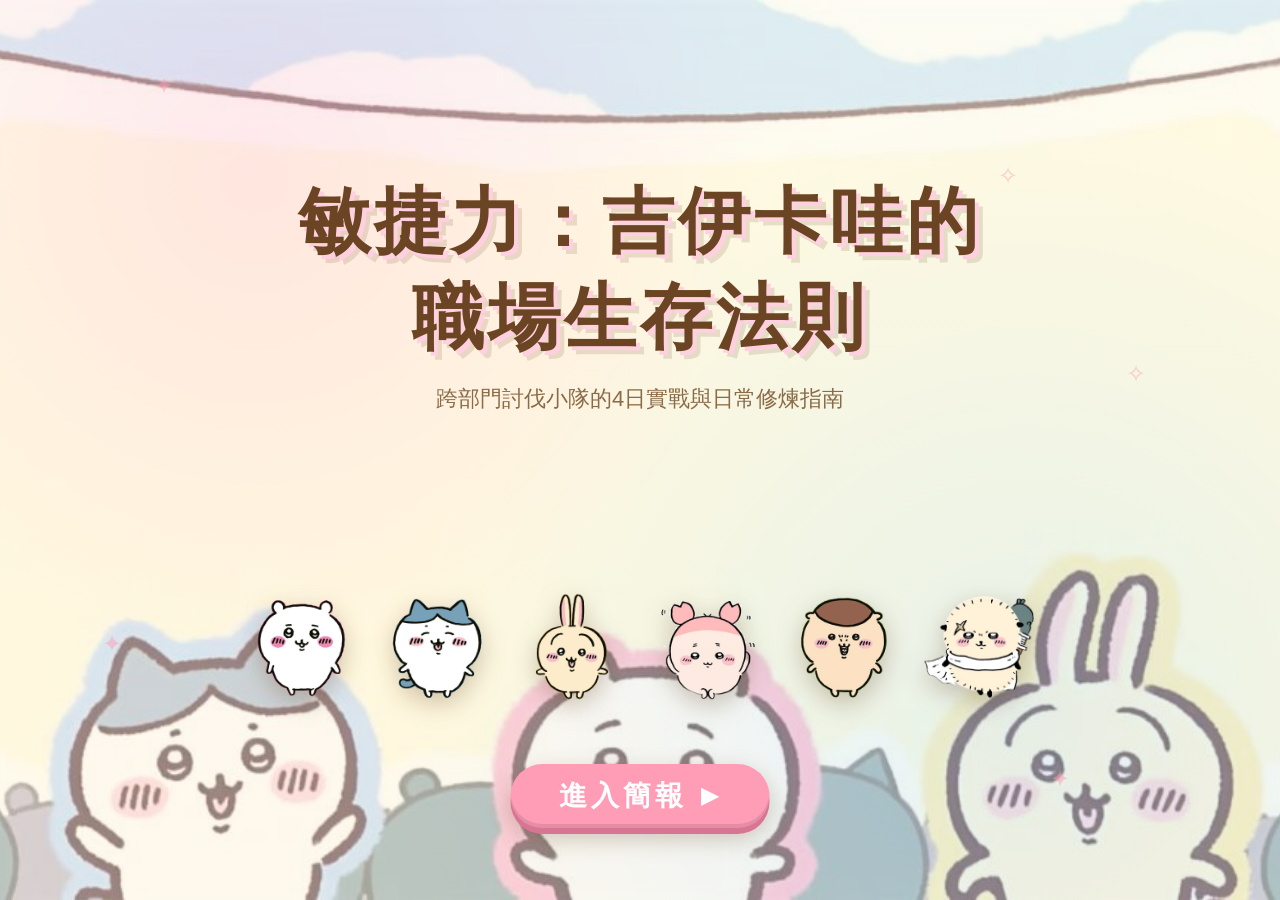
<file: index.html>
<!DOCTYPE html>
<html lang="zh-Hant">
<head>
<meta charset="UTF-8">
<meta name="viewport" content="width=device-width,initial-scale=1">
<title>敏捷力：吉伊卡哇的職場生存法則</title>
<link rel="stylesheet" href="assets/css/style.css?v=11">
<meta http-equiv="Cache-Control" content="no-cache, no-store, must-revalidate">
<meta http-equiv="Pragma" content="no-cache">
<meta http-equiv="Expires" content="0">
</head>
<body>

<!-- ============ Scene 1: Title ============ -->
<section id="scene-title" class="scene">
  <div class="title-bg">
    <img alt="" class="bg-image" id="welcome-bg">
    <div class="bg-deco">
      <span class="deco">✦</span><span class="deco">✧</span>
      <span class="deco">✦</span><span class="deco">✧</span>
      <span class="deco">✦</span>
    </div>
  </div>

  <div class="title-center">
    <div class="title-subtitle" id="t-subtitle"></div>
    <h1 class="title-main" id="t-title"></h1>
    <div class="title-tagline" id="t-tagline"></div>
  </div>

  <div class="title-characters">
    <img class="char-float c1" src="assets/images/characters/chiikawa.png" alt="" onerror="this.src='assets/images/placeholder.svg'">
    <img class="char-float c2" src="assets/images/characters/hachi.png" alt="" onerror="this.src='assets/images/placeholder.svg'">
    <img class="char-float c3" src="assets/images/characters/usagi.png" alt="" onerror="this.src='assets/images/placeholder.svg'">
    <img class="char-float c4" src="assets/images/characters/kobun.png" alt="" onerror="this.src='assets/images/placeholder.svg'">
    <img class="char-float c5" src="assets/images/characters/kuri.png" alt="" onerror="this.src='assets/images/placeholder.svg'">
    <img class="char-float c6" src="assets/images/characters/rakko.png" alt="" onerror="this.src='assets/images/placeholder.svg'">
  </div>

  <div class="title-btns" id="title-btns">
    <button class="bgm-btn" hidden title="音樂開關">♪</button>
    <button id="enter-btn" class="enter-btn">
      <span class="enter-btn-text"></span>
      <span class="enter-btn-arrow">▶</span>
    </button>
  </div>

  <div class="hint-bar" id="title-hint"></div>
</section>

<!-- ============ Scene 2: Map ============ -->
<section id="scene-map" class="scene">
  <header class="map-header">
    <h2 class="map-title" id="map-title"></h2>
    <div class="map-hint" id="map-hint"></div>
    <div class="map-progress">
      <span class="progress-label"><span id="progress-num">0</span> / <span id="progress-total">7</span></span>
      <div class="stamp-row" id="stamp-row"></div>
      <button class="reset-btn" id="reset-btn" title="重置進度"></button>
      <button class="bgm-btn" id="bgm-btn" hidden title="音樂開關">♪</button>
    </div>
  </header>

  <div class="map-wrap">
    <img alt="" class="map-bg" id="map-bg">
    <div class="map-inner" id="map-inner">
      <!-- 虛線路徑 SVG -->
      <svg class="map-paths" viewBox="0 0 100 100" preserveAspectRatio="none" id="map-paths"></svg>
      <!-- 地標會由 JS 插入 -->
    </div>
  </div>

  <!-- 全部完成慶祝層 -->
  <div class="all-clear" id="all-clear" hidden>
    <div class="all-clear-inner">
      <div class="fireworks">
        <span>✦</span><span>✧</span><span>★</span><span>✦</span><span>✧</span>
      </div>
      <h2 id="all-clear-title"></h2>
      <p id="all-clear-text"></p>
      <button class="btn primary" id="all-clear-close">再看一次</button>
    </div>
  </div>

  <!-- 重置進度確認層 -->
  <div class="all-clear" id="reset-confirm" hidden>
    <div class="all-clear-inner">
      <div class="fireworks">
        <span>✦</span><span>✧</span><span>★</span><span>✦</span><span>✧</span>
      </div>
      <h2 id="reset-confirm-title"></h2>
      <p id="reset-confirm-text"></p>
      <div class="reset-confirm-btns">
        <button class="btn primary" id="reset-confirm-ok">確定</button>
        <button class="btn" id="reset-confirm-cancel">取消</button>
      </div>
    </div>
  </div>
</section>

<!-- ============ Scene 3: Slide ============ -->
<section id="scene-slide" class="scene">
  <header class="slide-hud">
    <button class="btn hud-btn" id="slide-prev">◀ <span class="lbl-prev"></span></button>
    <button class="btn hud-btn" id="slide-map">🗺 <span class="lbl-map"></span></button>
    <div class="hud-center">
      <span class="hud-title" id="hud-title"></span>
      <span class="hud-count"><span id="hud-cur">1</span>/<span id="hud-total">7</span></span>
      <div class="hud-bar" id="hud-bar"></div>
    </div>
    <button class="btn hud-btn" id="slide-next"><span class="lbl-next"></span> ▶</button>
  </header>

  <div class="slide-body">
    <!-- 左側：角色立繪 -->
    <div class="slide-left" id="slide-left">
      <div class="stage" id="stage-characters"></div>
      <div class="char-info" id="char-info"></div>
    </div>

    <!-- 右側：重點 + 對話框 -->
    <div class="slide-right">
      <div class="slide-heading">
        <span class="slide-badge" id="slide-badge"></span>
        <h2 class="slide-title" id="slide-title"></h2>
      </div>
      <ul class="slide-points" id="slide-points"></ul>

      <div class="dialogue-box" id="dialogue-box">
        <div class="dialogue-speaker" id="dialogue-speaker"></div>
        <div class="dialogue-text" id="dialogue-text"></div>
        <div class="dialogue-next" id="dialogue-next">▼</div>
        <div class="dialogue-end" id="dialogue-end"></div>
      </div>
    </div>
  </div>

  <footer class="slide-footer">
    <button class="btn" id="foot-prev">◀ <span class="lbl-prev"></span></button>
    <button class="btn" id="foot-map">🗺 <span class="lbl-map"></span></button>
    <button class="btn primary" id="foot-next"><span class="lbl-next"></span> ▶</button>
  </footer>

  <div class="skip-hint" id="skip-hint"></div>
</section>

<!-- 圖片放大燈箱 -->
<div id="image-lightbox" class="image-lightbox" hidden>
  <button class="lightbox-close" id="lightbox-close" aria-label="關閉">×</button>
  <img class="lightbox-img" id="lightbox-img" alt="">
</div>

<!-- 載入失敗提示（雙擊開啟會觸發，需改用 http server） -->
<div id="load-error" class="load-error" hidden>
  <div class="load-error-box">
    <h2>🚧 無法載入內容</h2>
    <p>瀏覽器禁止直接讀取本機 JSON 檔案，請改用以下方式開啟：</p>
    <p><strong>Windows：</strong>雙擊 <code>start.bat</code></p>
    <p><strong>macOS：</strong>雙擊 <code>start.command</code></p>
  </div>
</div>

<script src="assets/js/typewriter.js"></script>
<script src="assets/js/scenes.js"></script>
<script src="assets/js/main.js"></script>
</body>
</html>
</file>
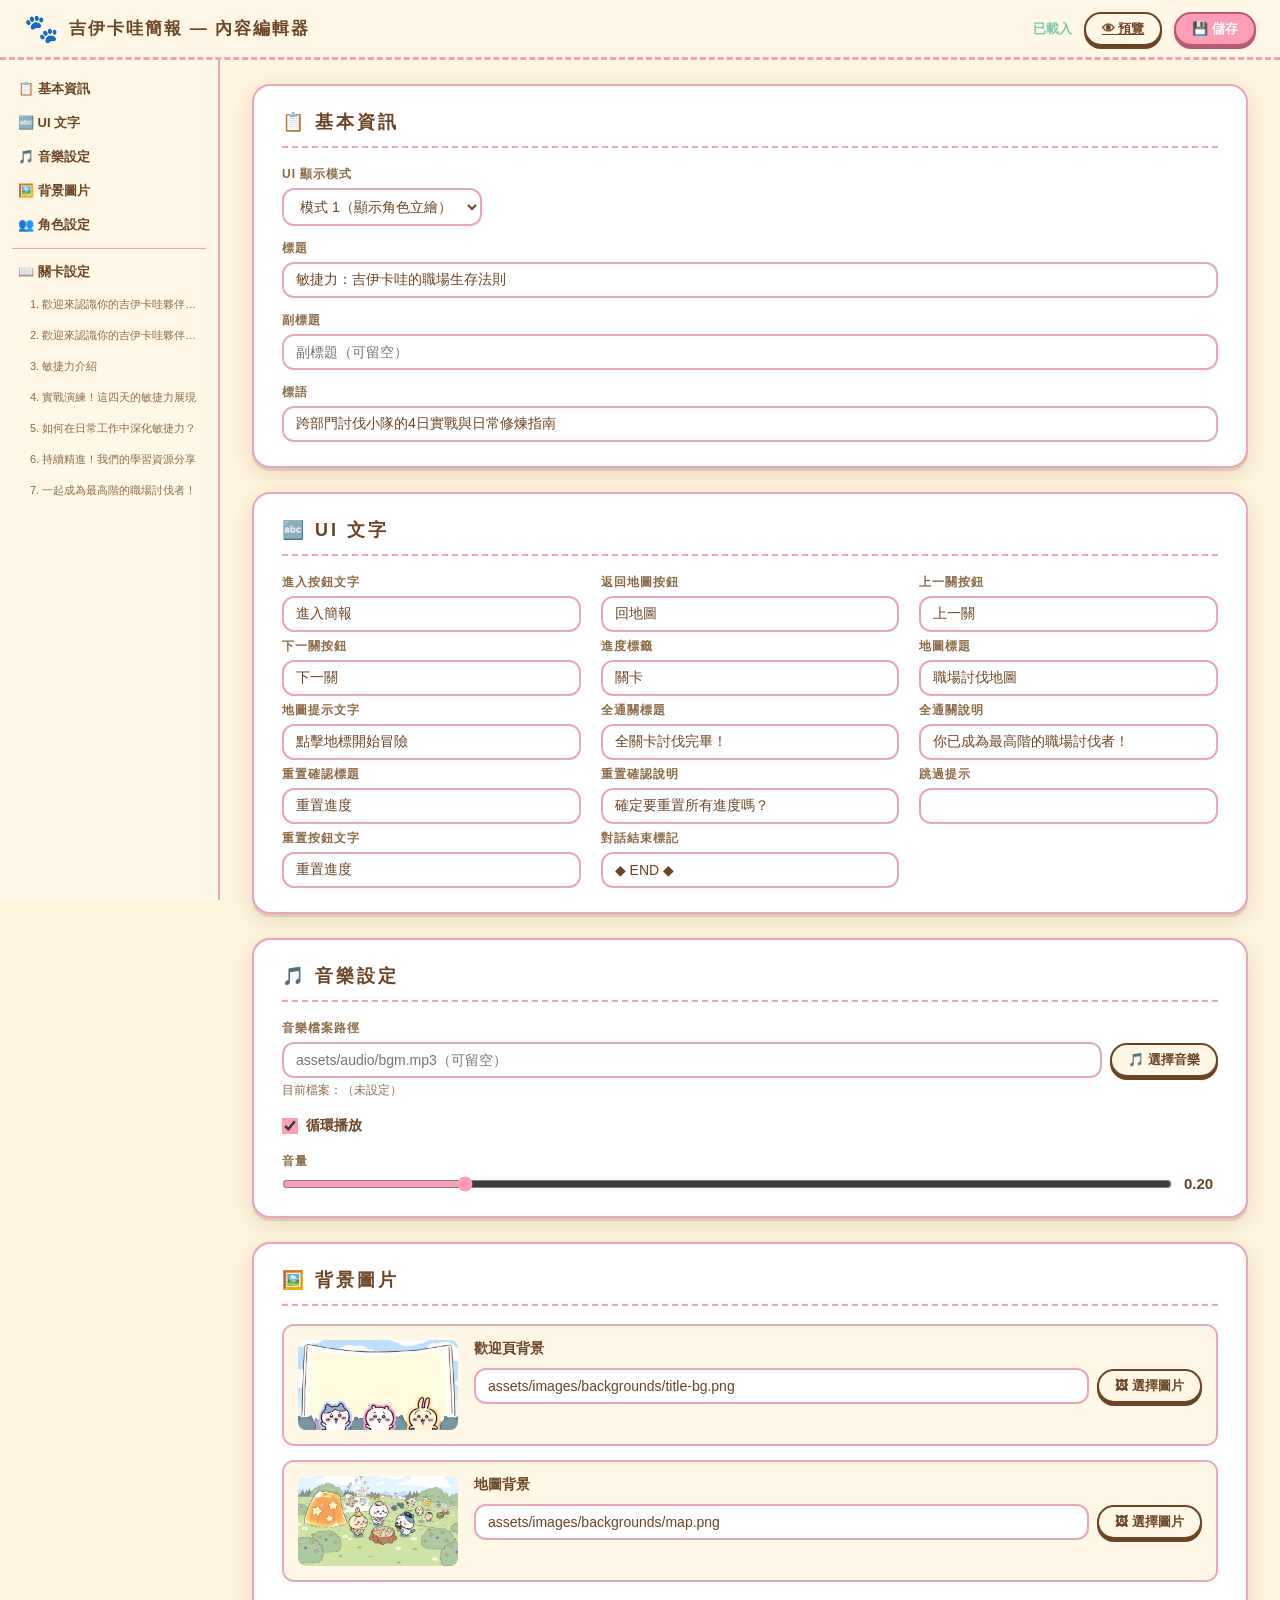
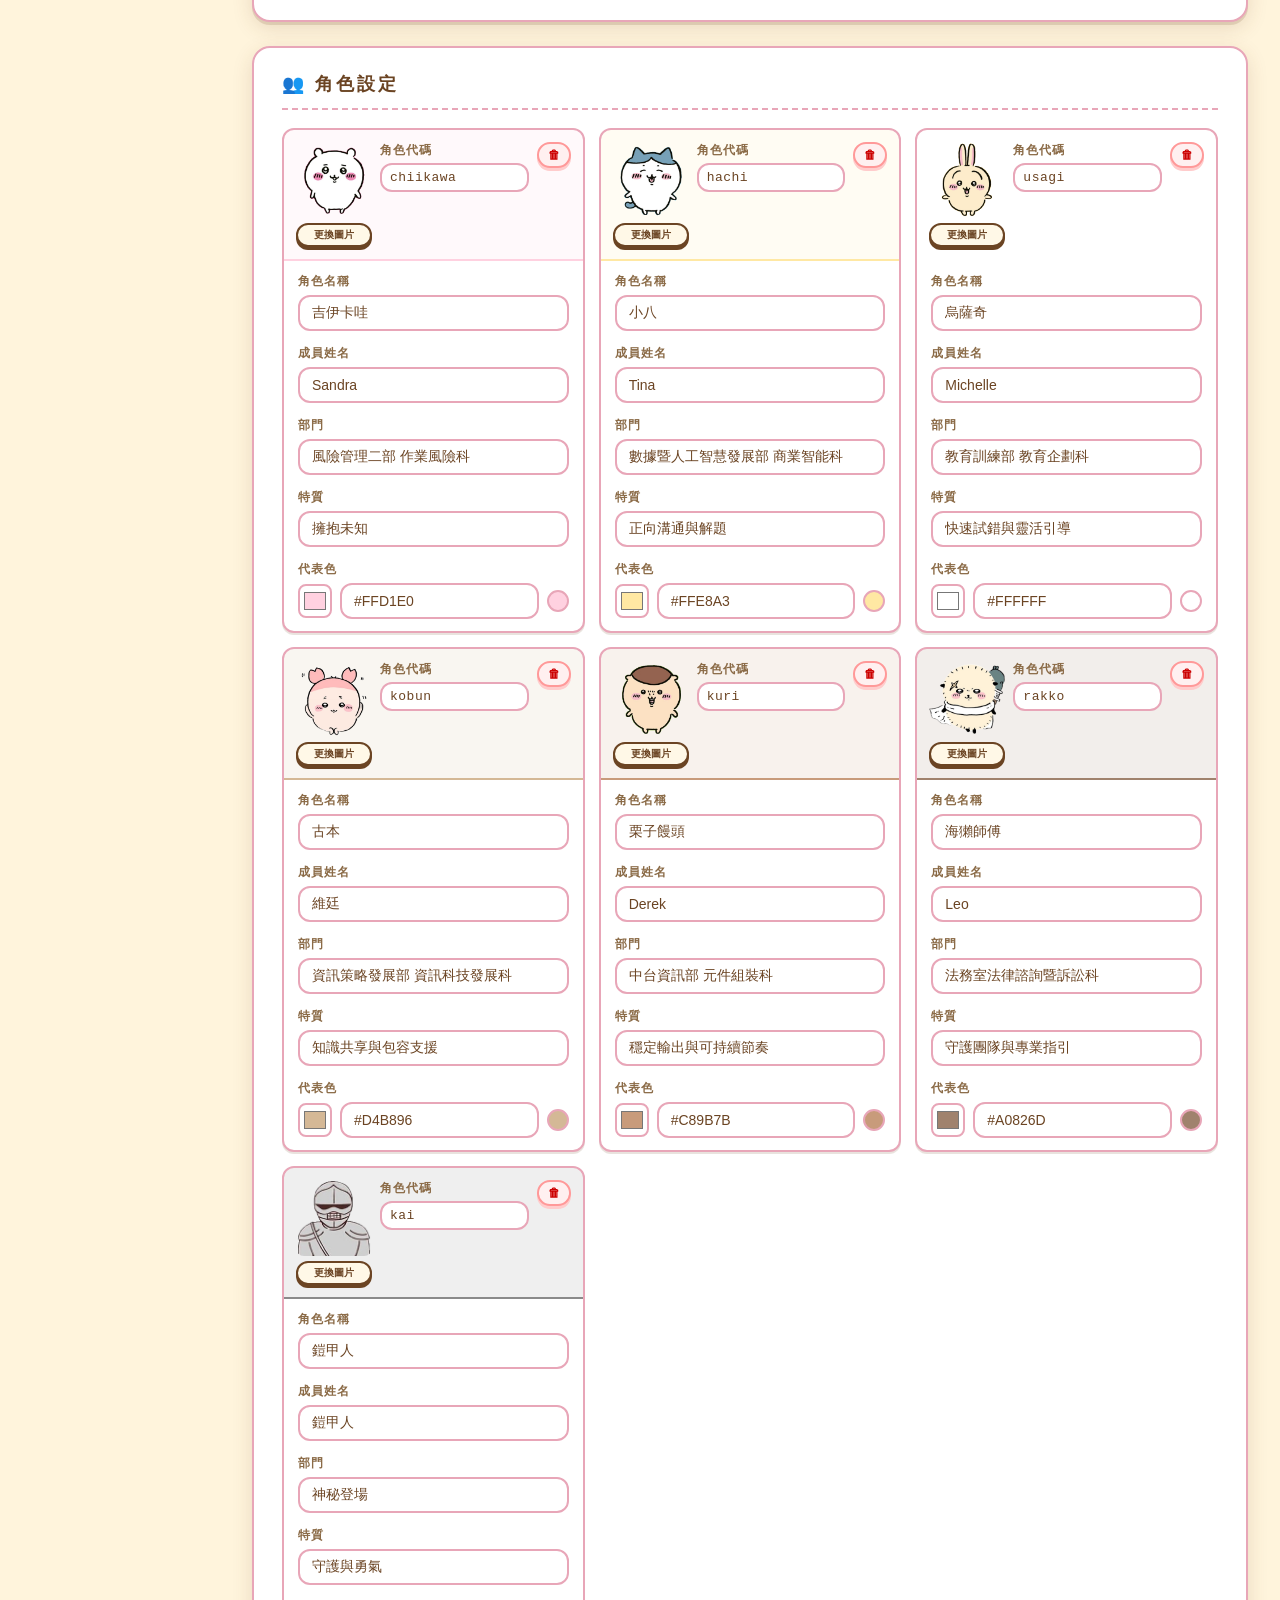
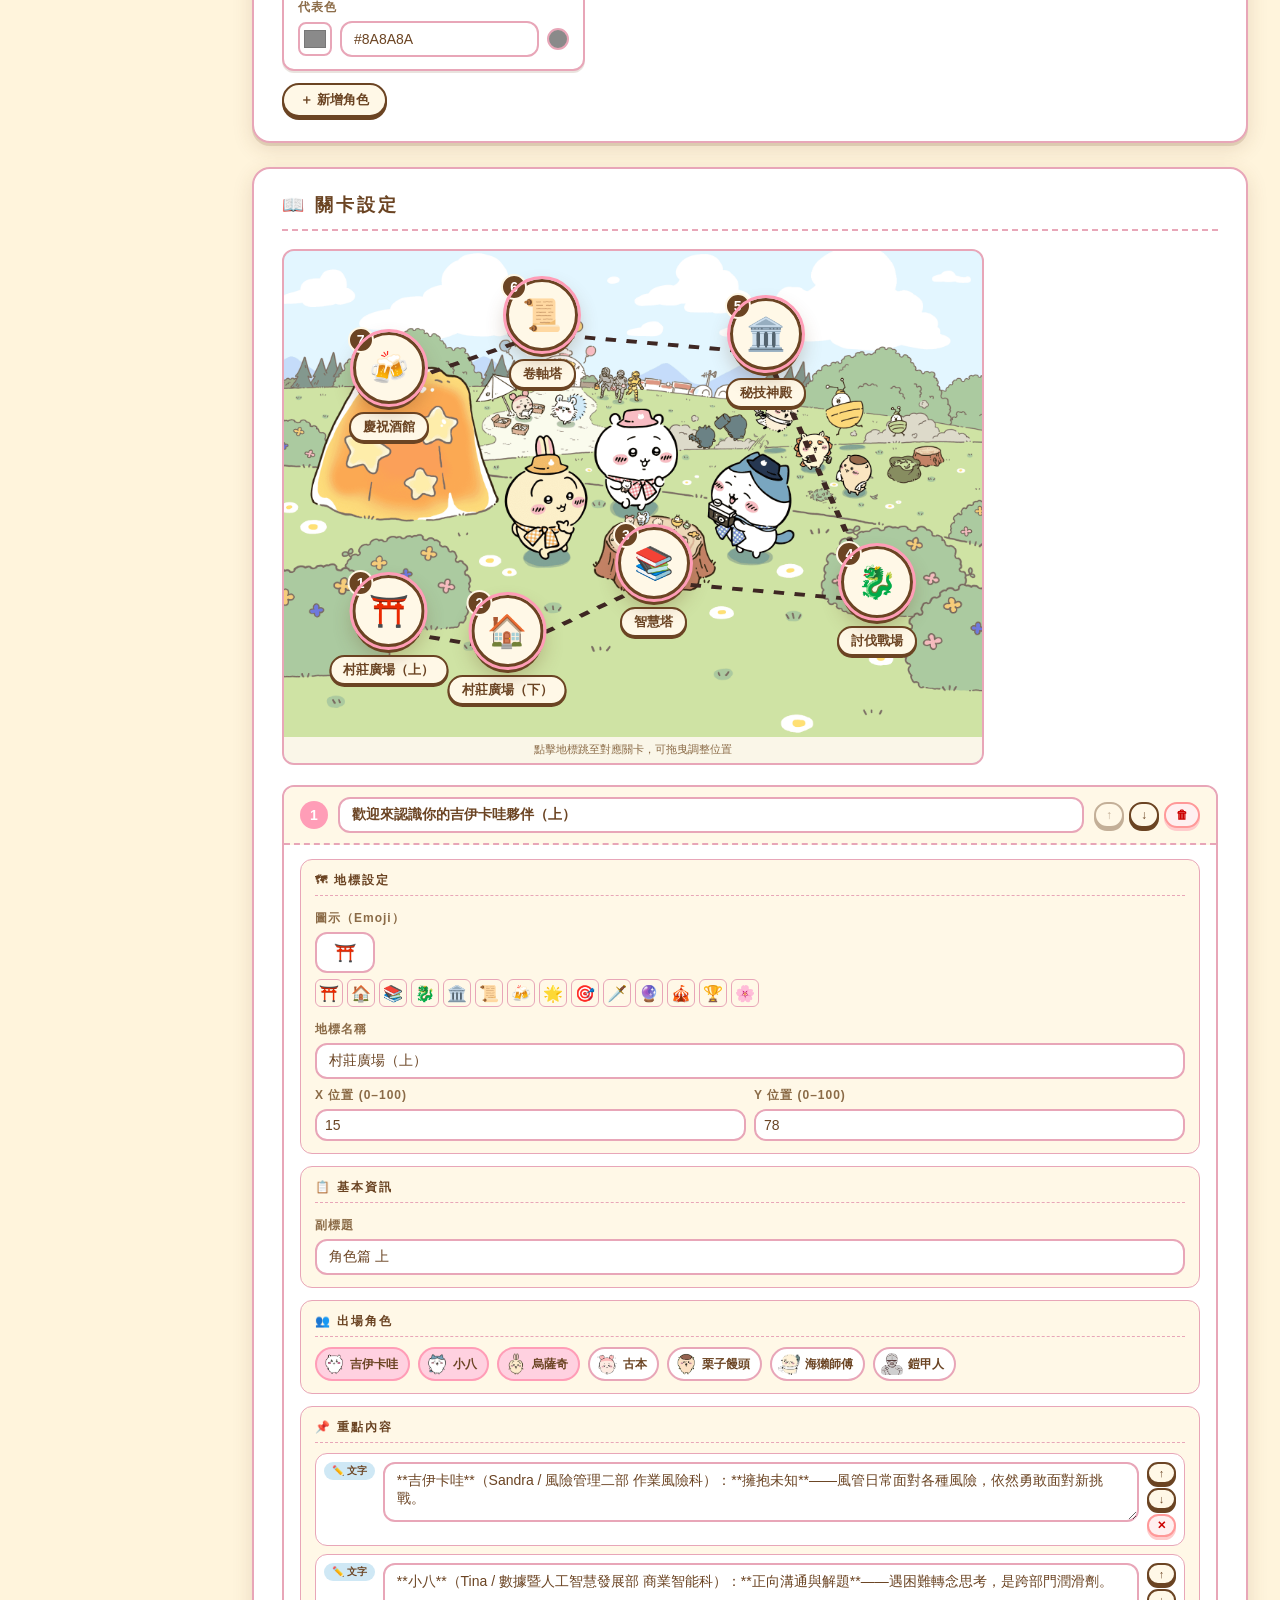
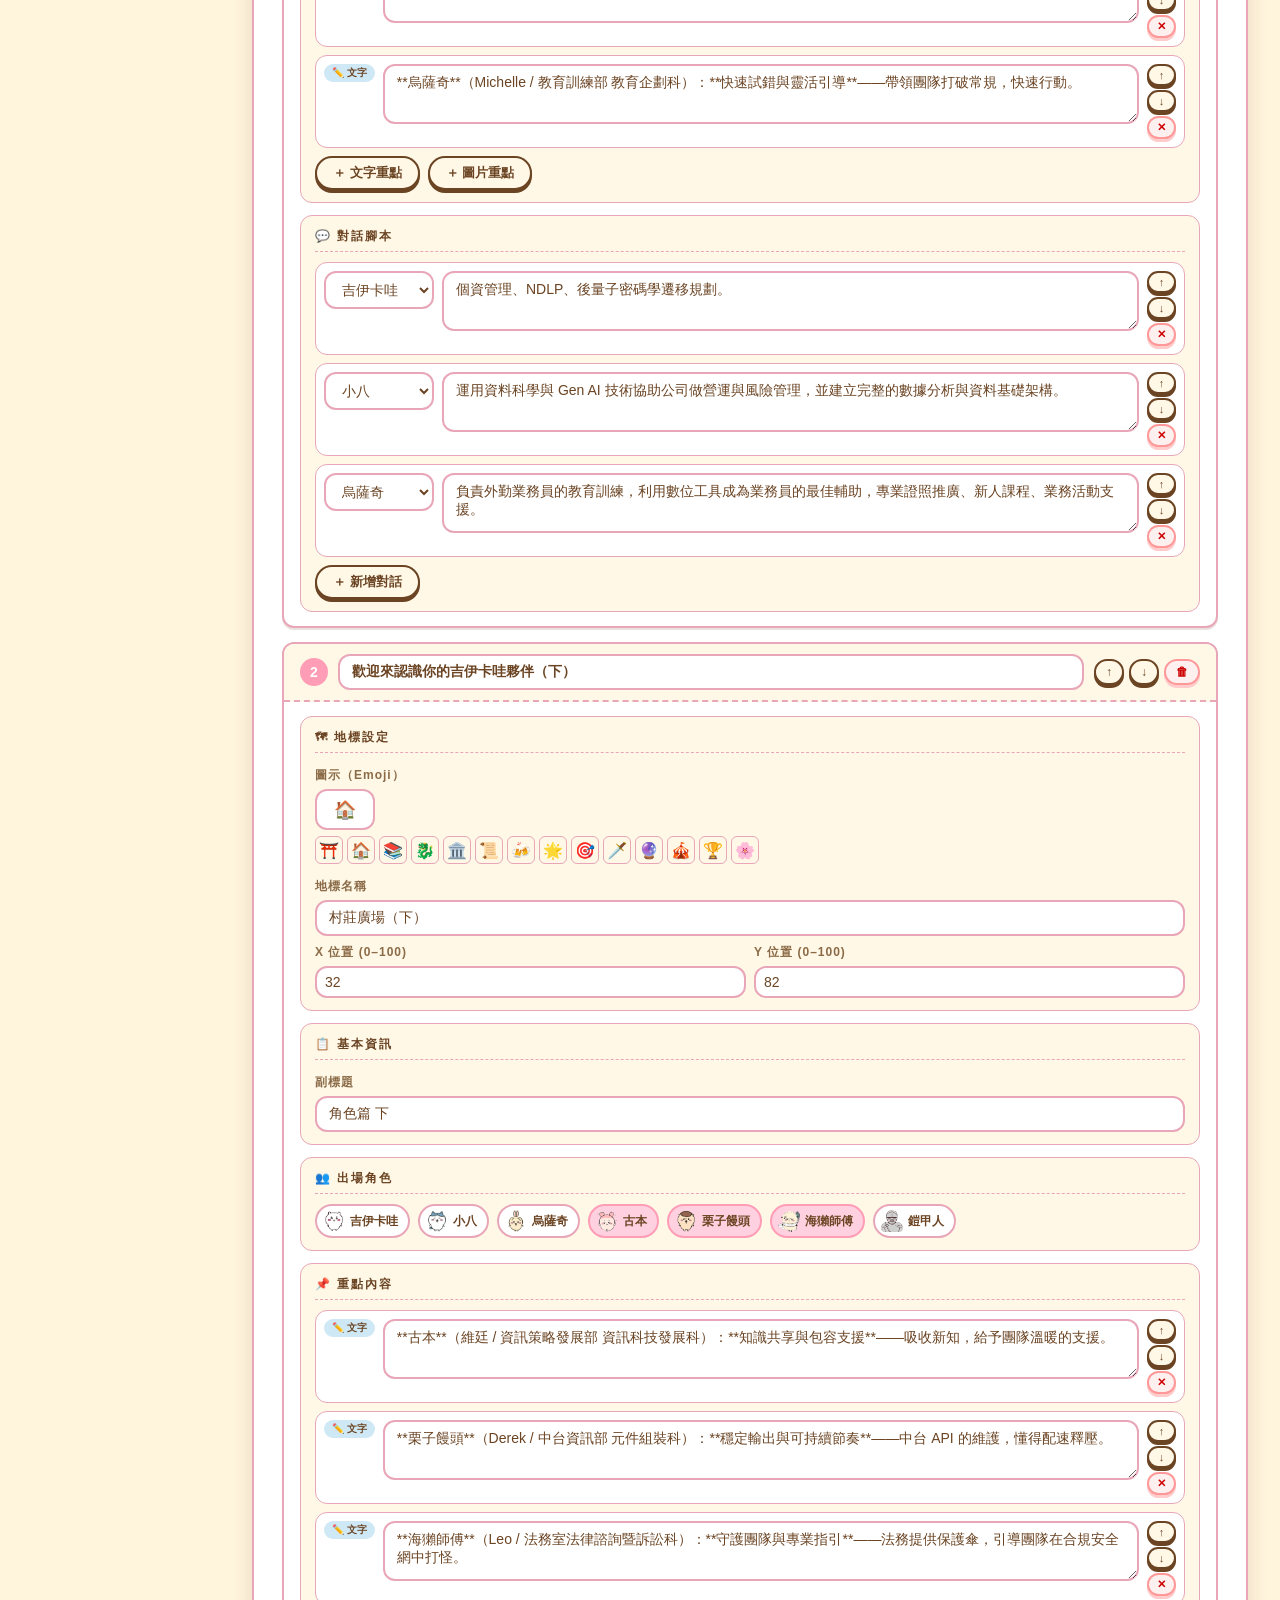
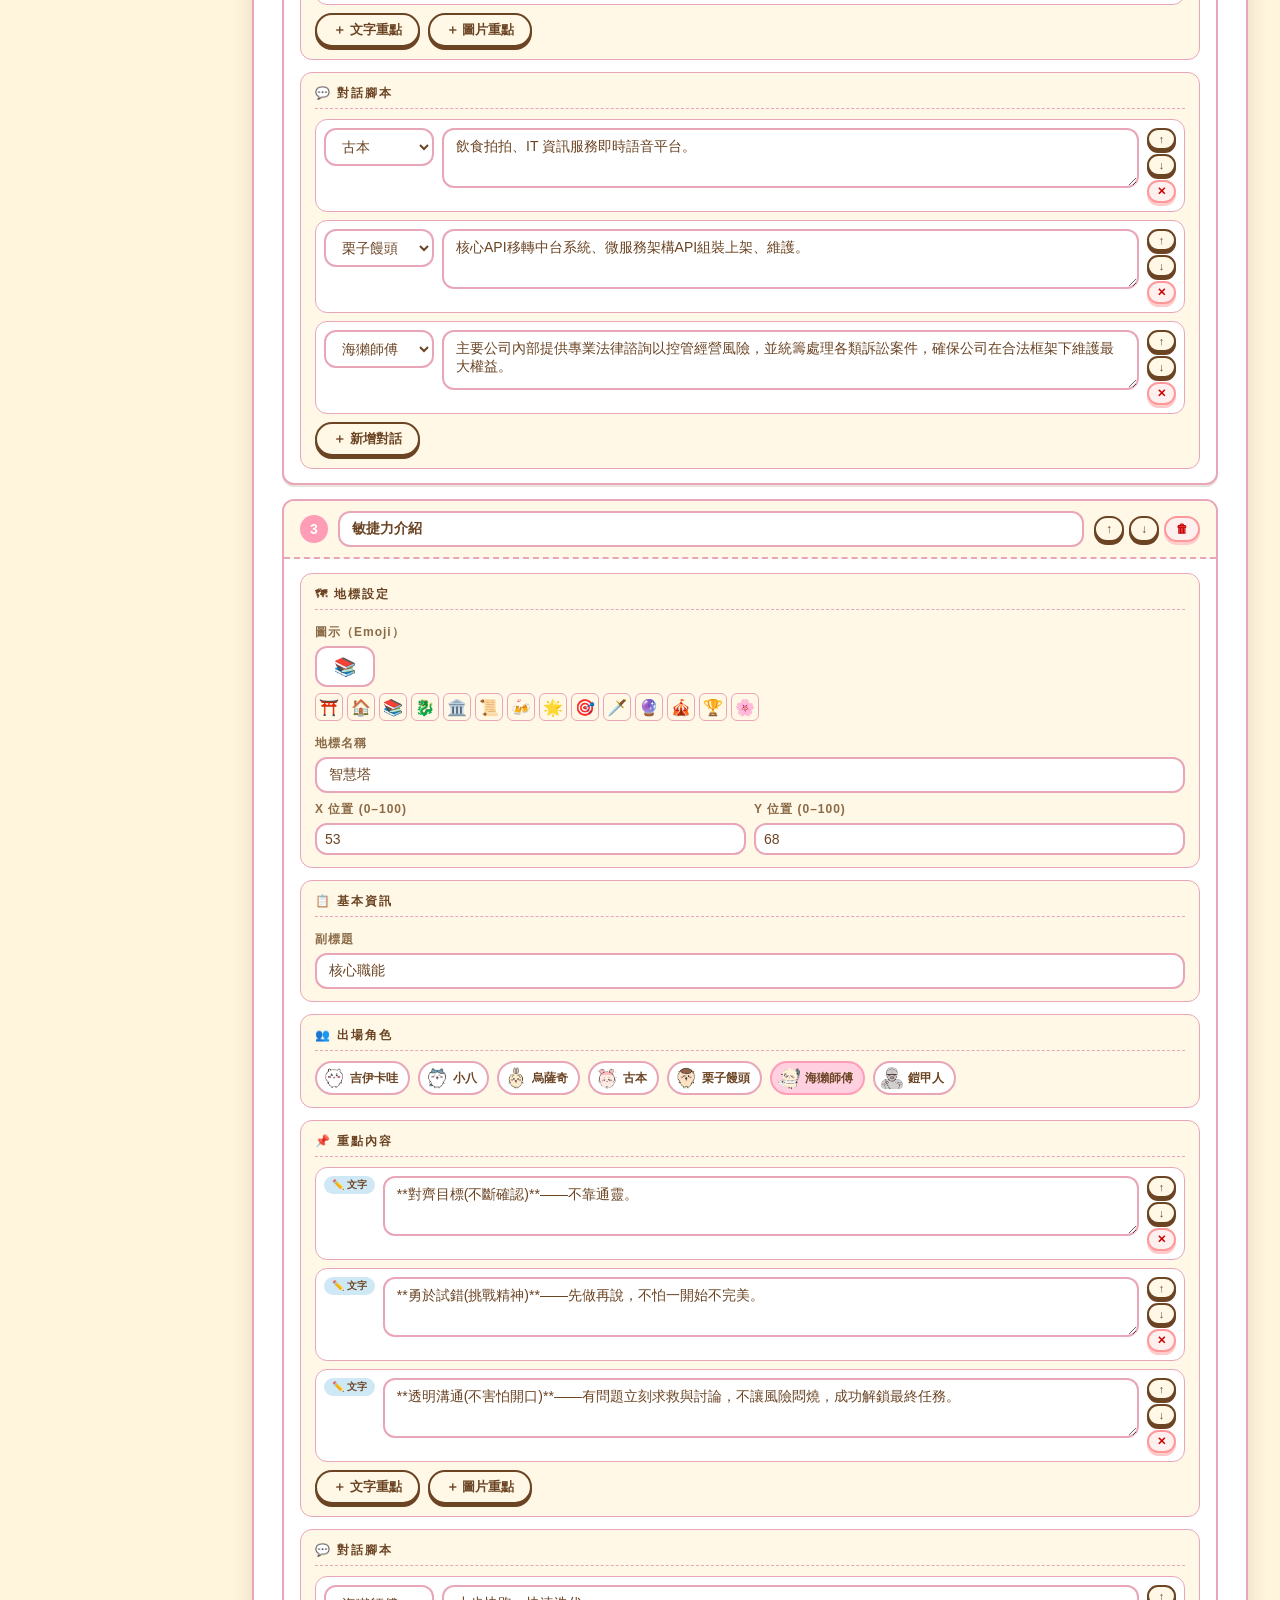
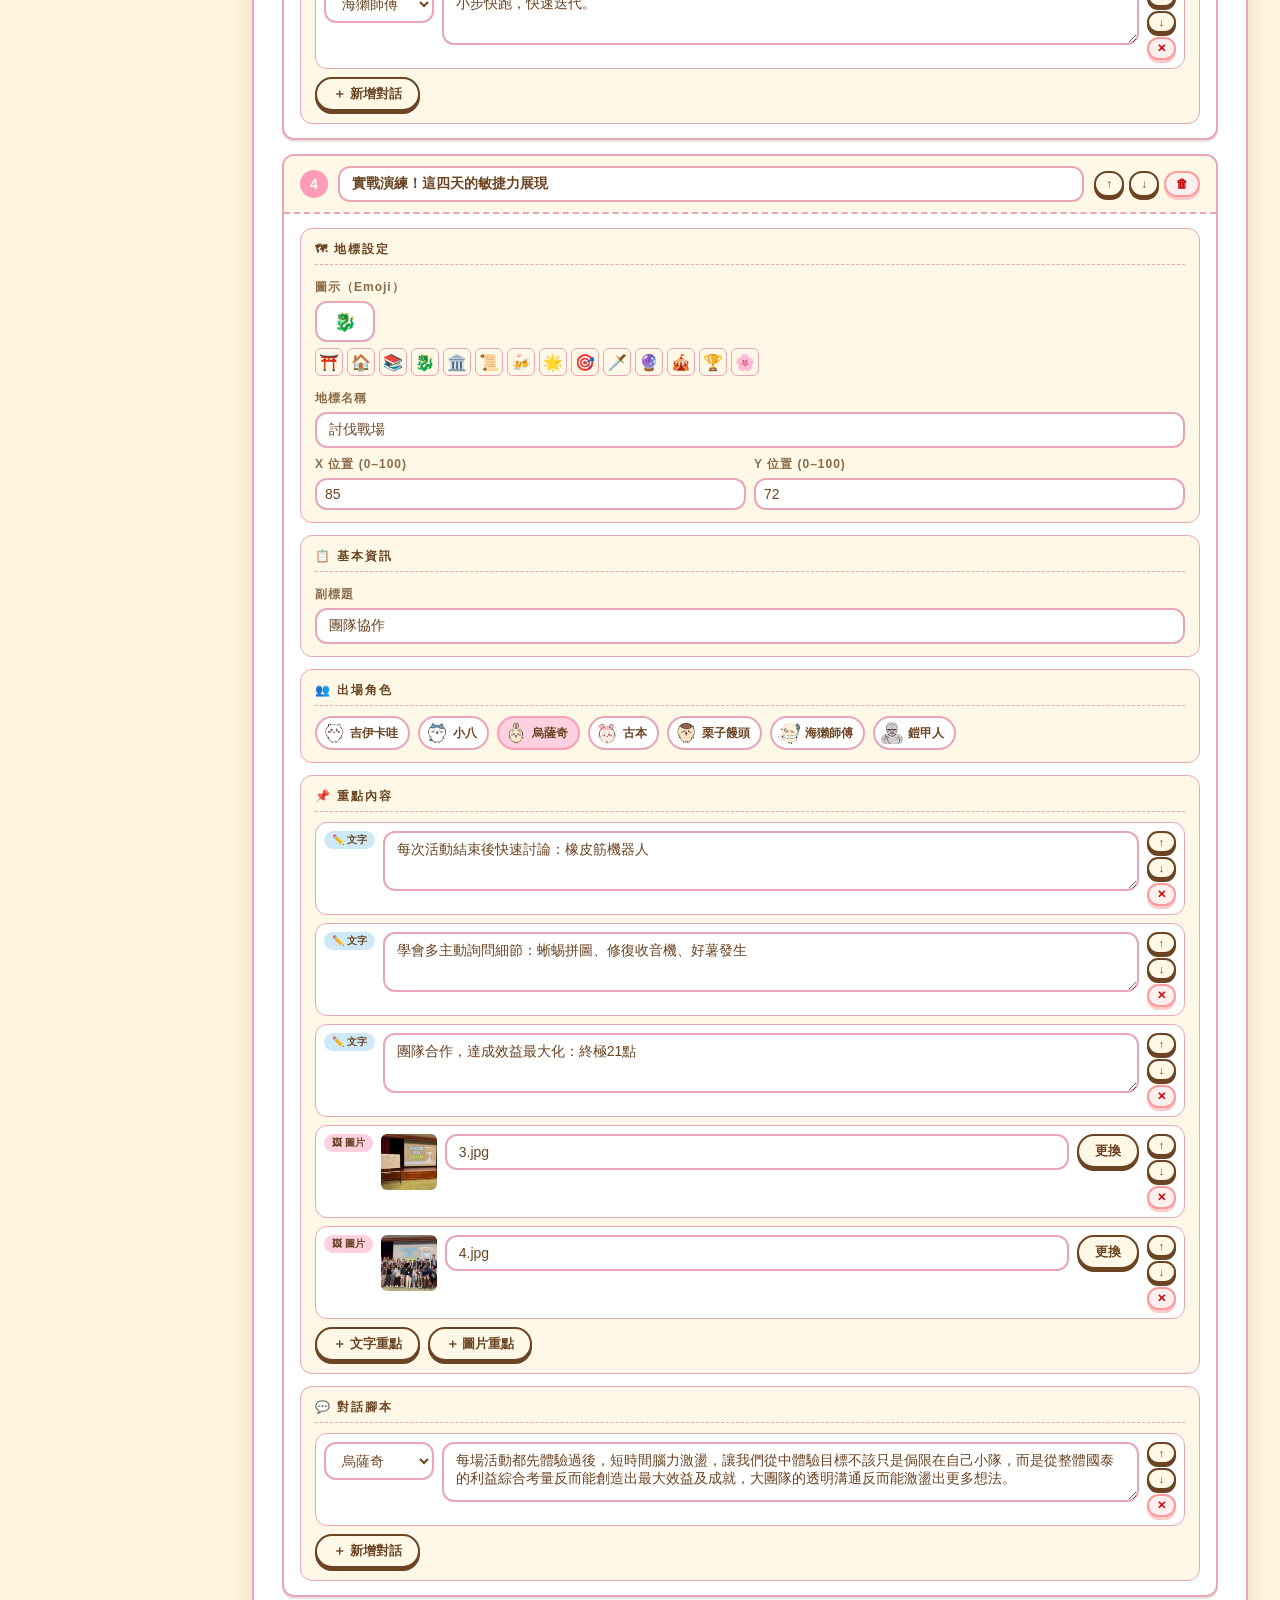
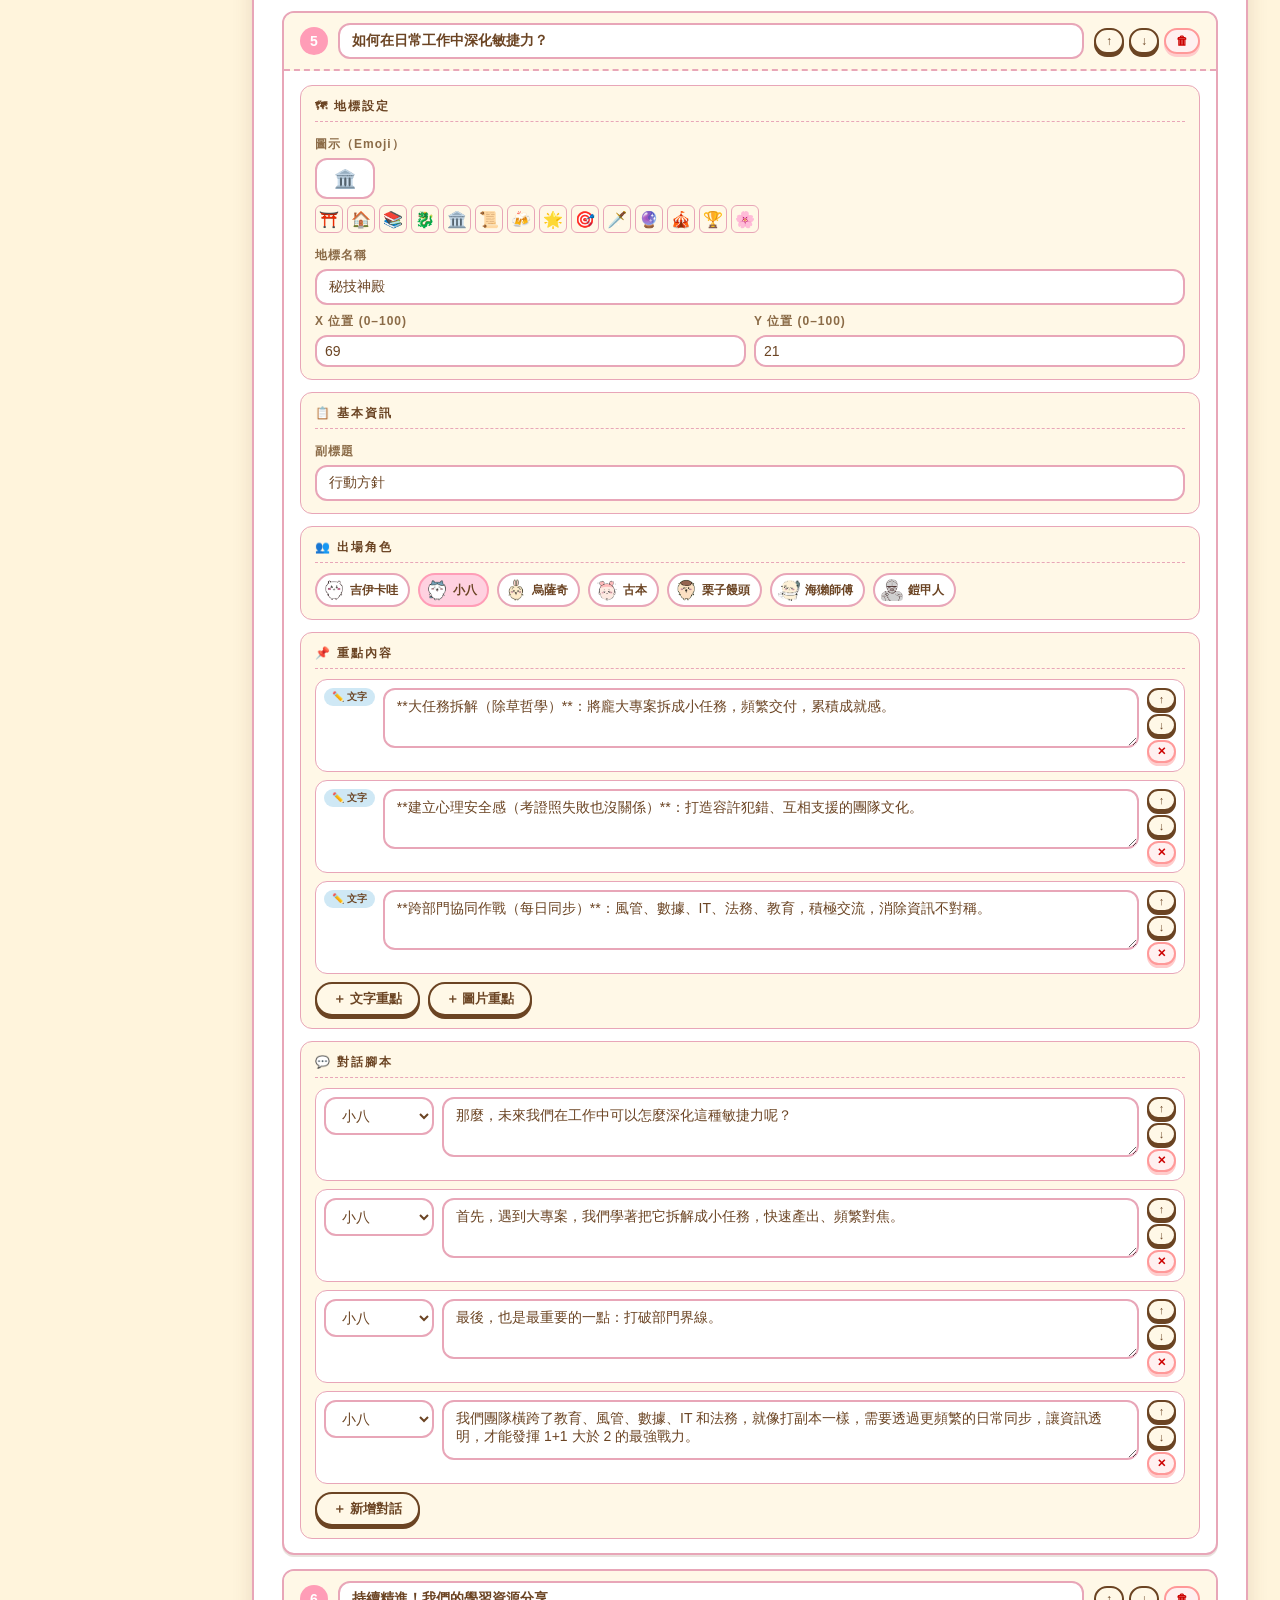
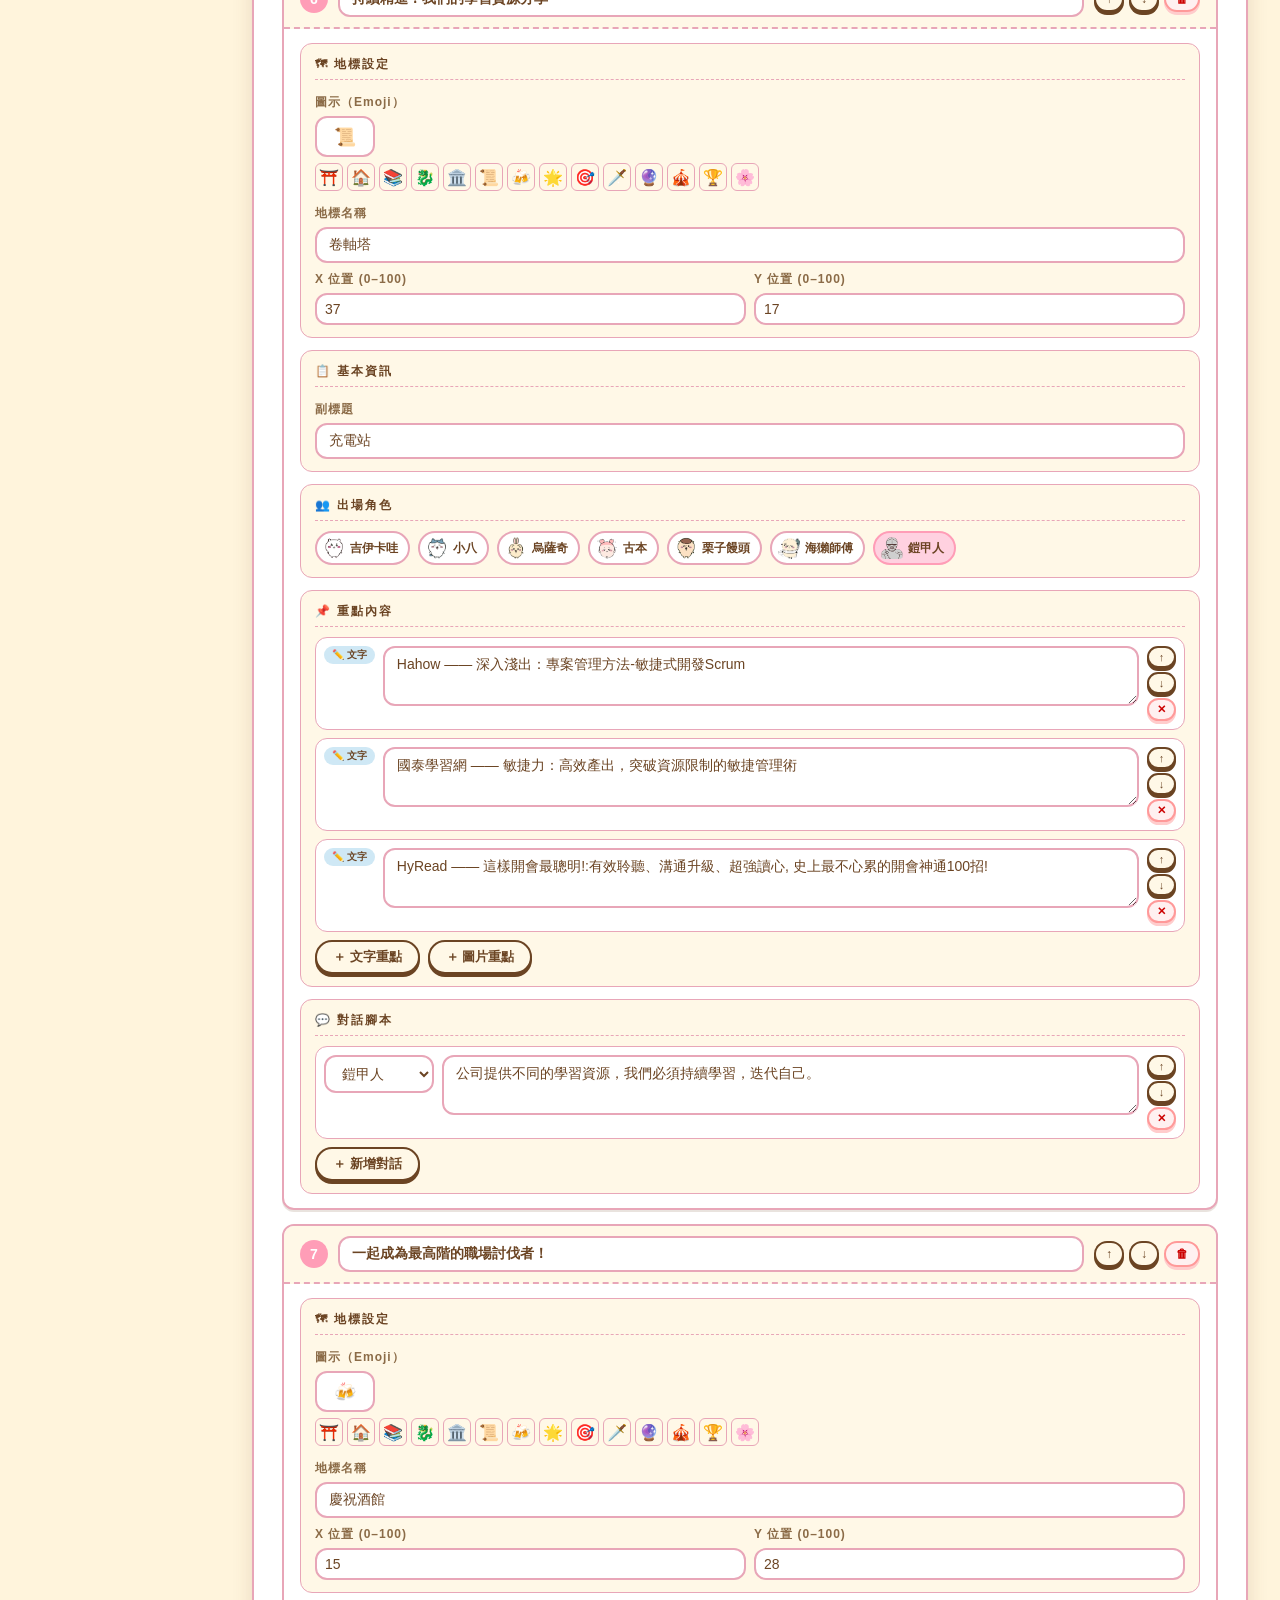
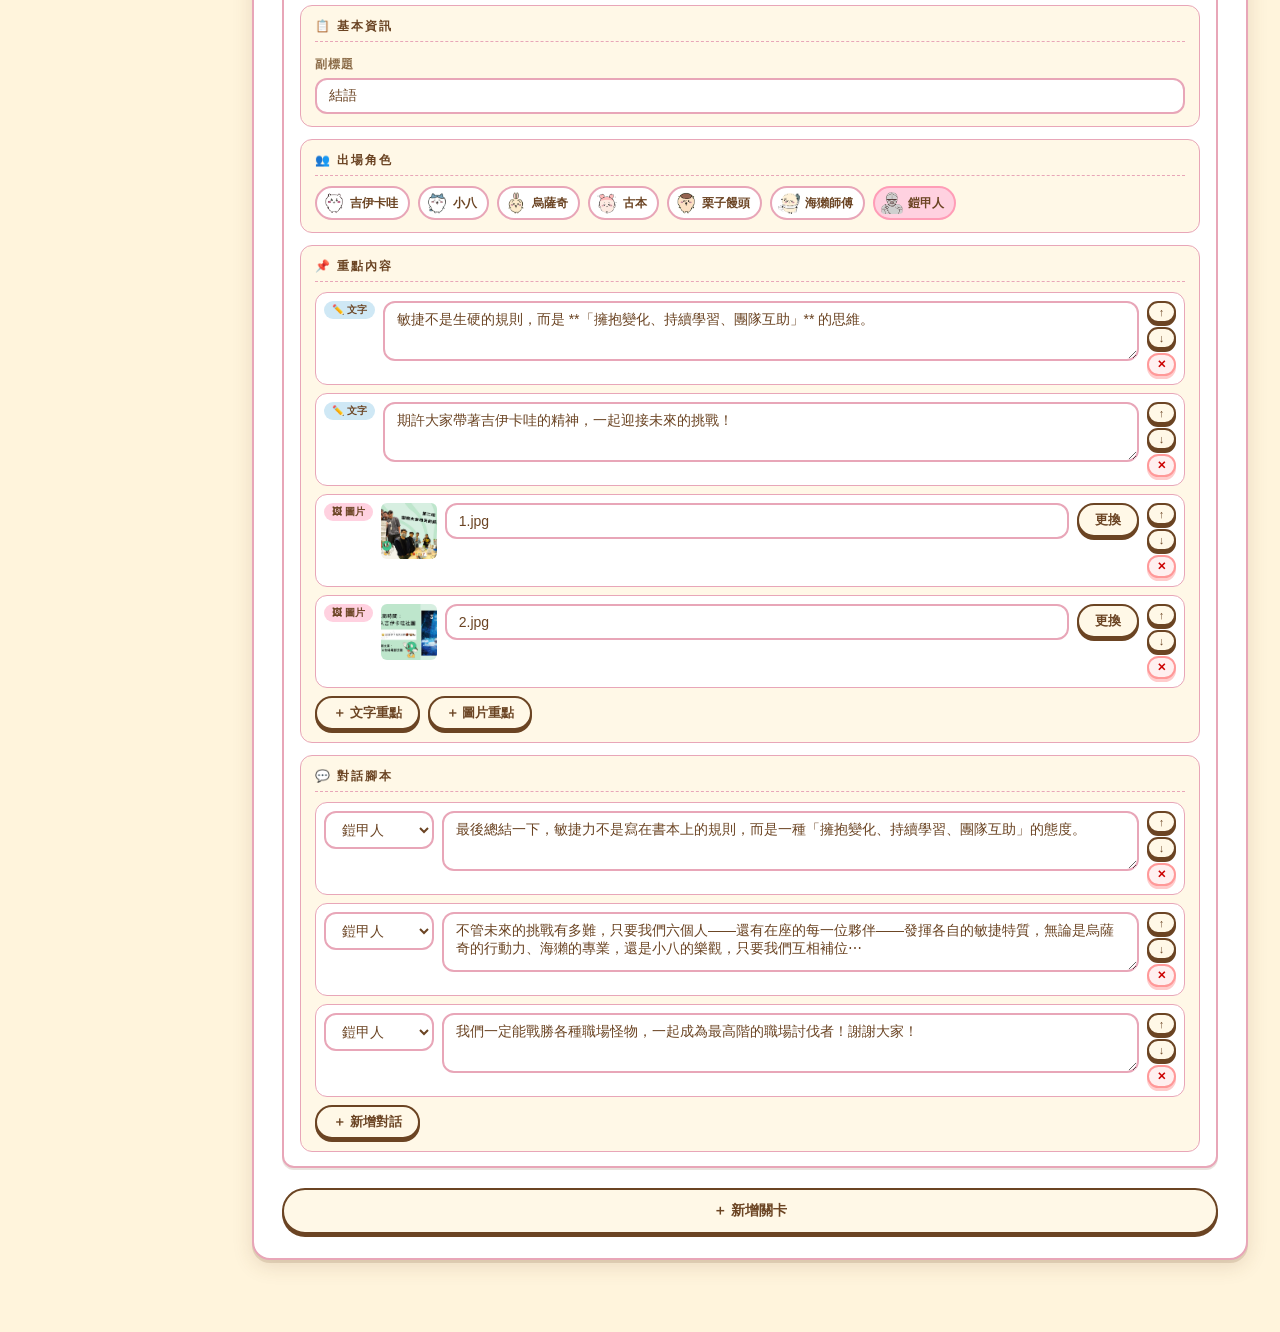
<file: editor.html>
<!DOCTYPE html>
<html lang="zh-Hant">
<head>
<meta charset="UTF-8">
<meta name="viewport" content="width=device-width,initial-scale=1">
<title>內容編輯器 — 吉伊卡哇敏捷簡報</title>
<style>
/* ============================================================
   CSS 變數（與 style.css 完全一致）
   ============================================================ */
:root {
  --pink:        #FFD1E0;
  --pink-deep:   #FF9DB7;
  --cream:       #FFF8E7;
  --brown:       #6B4423;
  --brown-soft:  #8B6B47;
  --mint:        #7FC8A9;
  --gold:        #FFB84D;
  --sky:         #CFE8F5;
  --bg:          #FFF4DC;
  --line:        #E8A6B8;
  --shadow:      rgba(107,68,35,0.15);
  --shadow-deep: rgba(107,68,35,0.3);
  --font-tc:     "Noto Sans TC","PingFang TC","微軟正黑體",sans-serif;
  --radius:      18px;
  --radius-sm:   12px;
  --header-h:    60px;
  --sidebar-w:   220px;
}

/* ── 基礎重設 ── */
*   { box-sizing: border-box; margin: 0; padding: 0; }
[hidden] { display: none !important; }
body {
  font-family: var(--font-tc);
  color: var(--brown);
  background: var(--bg);
  min-height: 100vh;
}

/* ============================================================
   Header（固定頂部）
   ============================================================ */
#top-header {
  position: fixed; top: 0; left: 0; right: 0;
  height: var(--header-h); z-index: 1000;
  display: flex; align-items: center; justify-content: space-between;
  padding: 0 24px;
  background: rgba(255,248,231,0.97);
  border-bottom: 3px dashed var(--line);
  backdrop-filter: blur(4px);
}
.header-left  { display: flex; align-items: center; gap: 10px; }
.header-logo  { font-size: 28px; }
.header-title { font-size: 17px; font-weight: 900; color: var(--brown); letter-spacing: 2px; }
.header-right { display: flex; align-items: center; gap: 12px; }
.save-status  {
  font-size: 13px; color: var(--brown-soft);
  min-width: 90px; text-align: right;
}
.save-status.ok    { color: var(--mint); font-weight: 700; }
.save-status.error { color: #c00; font-weight: 700; }

/* ============================================================
   Sidebar（固定左側導覽）
   ============================================================ */
#sidebar {
  position: fixed; top: var(--header-h); left: 0; bottom: 0;
  width: var(--sidebar-w); z-index: 100;
  background: var(--cream);
  border-right: 2px solid var(--line);
  overflow-y: auto; padding: 12px 0;
}
.nav-link, .nav-sub-link {
  display: block; padding: 8px 18px;
  color: var(--brown); text-decoration: none;
  font-size: 13px; font-weight: 700;
  transition: background 0.12s;
  white-space: nowrap; overflow: hidden; text-overflow: ellipsis;
}
.nav-link:hover, .nav-sub-link:hover { background: var(--pink); }
.nav-sub-link {
  font-size: 11px; font-weight: 400; padding-left: 30px;
  color: var(--brown-soft);
}
.nav-divider { height: 1px; background: var(--line); margin: 6px 12px; }

/* ============================================================
   主內容區
   ============================================================ */
#main-content {
  margin-left: var(--sidebar-w);
  padding: calc(var(--header-h) + 24px) 32px 48px;
  min-height: 100vh;
}

/* ============================================================
   Section 卡片
   ============================================================ */
.editor-section {
  background: white;
  border-radius: var(--radius);
  border: 2px solid var(--line);
  box-shadow: 0 3px 0 var(--shadow), 0 6px 20px var(--shadow);
  padding: 24px 28px;
  margin-bottom: 24px;
  scroll-margin-top: calc(var(--header-h) + 16px);
}
.section-title {
  font-size: 18px; font-weight: 900;
  color: var(--brown); letter-spacing: 3px;
  margin-bottom: 18px; padding-bottom: 12px;
  border-bottom: 2px dashed var(--line);
}

/* ============================================================
   按鈕（與 index.html .btn 一致）
   ============================================================ */
.btn {
  padding: 6px 16px;
  border-radius: 999px;
  background: var(--cream);
  color: var(--brown);
  font-weight: 700; font-size: 13px;
  font-family: var(--font-tc);
  border: 2px solid var(--brown);
  box-shadow: 0 3px 0 var(--brown);
  cursor: pointer;
  transition: all 0.12s ease;
  white-space: nowrap;
  user-select: none;
}
.btn:hover  { transform: translateY(-1px); box-shadow: 0 4px 0 var(--brown); }
.btn:active { transform: translateY(2px);  box-shadow: 0 1px 0 var(--brown); }
.btn:disabled { opacity: 0.4; cursor: not-allowed; transform: none; }
.btn.primary {
  background: var(--pink-deep); color: #fff;
  border-color: #b85a75; box-shadow: 0 3px 0 #b85a75;
}
.btn.primary:hover { box-shadow: 0 4px 0 #b85a75; }
.btn.danger {
  background: #fff0f0; color: #c00;
  border-color: #f99; box-shadow: 0 3px 0 #fcc;
}
.btn.danger:hover { background: #ffe5e5; }
.btn-lg { padding: 10px 28px; font-size: 16px; }

/* ============================================================
   表單元件
   ============================================================ */
.field-label {
  display: block; font-size: 12px; font-weight: 700;
  color: var(--brown-soft); letter-spacing: 1px;
  margin-bottom: 5px; margin-top: 14px;
}
.field-label:first-child { margin-top: 0; }
.field-input, .field-textarea, .field-select {
  width: 100%; padding: 8px 12px;
  border: 2px solid var(--line); border-radius: var(--radius-sm);
  background: #fff; color: var(--brown);
  font-family: var(--font-tc); font-size: 14px;
  transition: border-color 0.15s;
}
.field-input:focus, .field-textarea:focus, .field-select:focus {
  outline: none; border-color: var(--pink-deep);
  box-shadow: 0 0 0 3px rgba(255,157,183,0.2);
}
.field-textarea { resize: vertical; min-height: 60px; }
.field-select   { cursor: pointer; }

.upload-row {
  display: flex; gap: 8px; align-items: center; margin-bottom: 4px;
}
.upload-row .field-input { flex: 1; }

.inline-check {
  display: flex; align-items: center; gap: 8px; padding: 4px 0;
}
.inline-check input[type=checkbox] {
  width: 16px; height: 16px; accent-color: var(--pink-deep); cursor: pointer;
}
.inline-check label { font-size: 14px; font-weight: 700; color: var(--brown); cursor: pointer; }

/* ============================================================
   UI 文字欄位格狀佈局
   ============================================================ */
#ui-fields-grid {
  display: grid; grid-template-columns: repeat(auto-fill, minmax(250px, 1fr));
  gap: 6px 20px;
}
#ui-fields-grid .field-label { margin-top: 0; }

/* ============================================================
   音樂設定
   ============================================================ */
.audio-info { font-size: 12px; color: var(--brown-soft); margin-bottom: 4px; }
.volume-row { display: flex; align-items: center; gap: 12px; }
.volume-row input[type=range] { flex: 1; accent-color: var(--pink-deep); }
.volume-val { font-weight: 900; color: var(--brown); min-width: 34px; font-size: 15px; }

/* ============================================================
   背景圖片
   ============================================================ */
.bg-card {
  border: 2px solid var(--line); border-radius: var(--radius-sm);
  overflow: hidden; margin-bottom: 14px;
}
.bg-card-inner {
  display: flex; gap: 16px; padding: 14px;
  background: var(--cream); align-items: flex-start;
}
.bg-preview-wrap {
  width: 160px; height: 90px; flex-shrink: 0;
  background: var(--sky); border-radius: 8px; overflow: hidden;
  display: flex; align-items: center; justify-content: center;
}
.bg-preview-img { width: 100%; height: 100%; object-fit: cover; }
.bg-controls { flex: 1; }
.bg-label { font-size: 14px; font-weight: 900; color: var(--brown); margin-bottom: 10px; }

/* ============================================================
   角色卡片格狀佈局
   ============================================================ */
#characters-container {
  display: grid; grid-template-columns: repeat(auto-fill, minmax(230px, 1fr)); gap: 14px;
}
.char-card {
  border: 2px solid var(--line); border-radius: var(--radius-sm);
  overflow: hidden; background: white;
  box-shadow: 0 2px 0 var(--shadow);
}
.char-card-header {
  padding: 12px; display: flex; align-items: flex-start;
  gap: 8px; background: var(--pink);
  border-bottom: 2px solid var(--line);
}
.char-img-wrap { position: relative; width: 76px; flex-shrink: 0; }
.char-preview-img {
  width: 76px; height: 76px; object-fit: contain;
  border-radius: 8px; background: transparent; display: block;
}
.char-upload-btn {
  display: block; width: 100%; margin-top: 5px;
  font-size: 10px; padding: 3px 6px; text-align: center;
}
.char-card-meta { flex: 1; min-width: 0; }
.char-key-input {
  font-family: monospace !important;
  font-size: 13px; padding: 5px 8px !important;
  letter-spacing: 0.5px;
}
.char-delete-btn {
  flex-shrink: 0; padding: 4px 9px !important;
  font-size: 12px !important; align-self: flex-start;
}
.char-card-body { padding: 12px 14px; }
.color-row { display: flex; align-items: center; gap: 8px; margin-top: 4px; }
.color-row input[type=color] {
  width: 34px; height: 34px;
  border: 2px solid var(--line); border-radius: 8px;
  cursor: pointer; padding: 2px; background: white;
}
.color-text { flex: 1; }
.color-preview {
  width: 22px; height: 22px; border-radius: 50%;
  border: 2px solid var(--line); flex-shrink: 0;
}

/* ============================================================
   關卡卡片
   ============================================================ */
.slides-wrapper { display: flex; flex-direction: column; gap: 14px; }
.slide-card {
  border: 2px solid var(--line); border-radius: var(--radius-sm);
  overflow: hidden; background: white; box-shadow: 0 2px 0 var(--shadow);
}
.slide-card-header {
  display: flex; align-items: center; gap: 10px;
  padding: 10px 16px; background: var(--cream);
  border-bottom: 2px dashed var(--line);
}
.slide-badge {
  width: 28px; height: 28px; border-radius: 50%;
  background: var(--pink-deep); color: white;
  display: flex; align-items: center; justify-content: center;
  font-weight: 900; font-size: 14px; flex-shrink: 0;
}
.slide-title-inline { flex: 1; font-size: 14px; font-weight: 700; }
.slide-card-actions { display: flex; gap: 5px; }
.slide-card-actions .btn { padding: 4px 10px; font-size: 12px; }
.slide-card-body { padding: 14px 16px; }

/* ── 關卡內子區塊 ── */
.field-section {
  margin-bottom: 12px; padding: 12px 14px;
  background: var(--cream); border-radius: var(--radius-sm);
  border: 1px solid var(--line);
}
.field-section:last-child { margin-bottom: 0; }
.field-section-title {
  font-size: 12px; font-weight: 900; color: var(--brown);
  letter-spacing: 2px; margin-bottom: 10px; padding-bottom: 6px;
  border-bottom: 1px dashed var(--line);
}

/* ============================================================
   地標編輯器欄位
   ============================================================ */
.xy-row { display: flex; gap: 8px; }
.xy-item { flex: 1; min-width: 0; }
.xy-item .field-input { padding: 6px 8px; width: 100%; }

.emoji-row { display: flex; flex-direction: column; gap: 6px; }
.emoji-input { font-size: 18px !important; width: 60px !important; text-align: center; }
.emoji-presets { display: flex; flex-wrap: wrap; gap: 4px; }
.emoji-preset-btn {
  width: 28px; height: 28px; padding: 0;
  border-radius: 6px; font-size: 16px;
  background: var(--cream); border: 1px solid var(--line);
  cursor: pointer; transition: background 0.1s;
  display: flex; align-items: center; justify-content: center;
}
.emoji-preset-btn:hover { background: var(--pink); }

/* ============================================================
   全覽地圖（關卡設定頂端）
   ============================================================ */
#slide-map-overview {
  margin-bottom: 20px;
  border: 2px solid var(--line);
  border-radius: var(--radius-sm);
  overflow: hidden;
  background: var(--sky);
  width: 75%;
}
.slide-map-wrap { position: relative; }
.slide-map-wrap .lm-map-img {
  display: block; width: 100%; height: auto;
  pointer-events: none; user-select: none;
}
.slide-map-hint {
  text-align: center; font-size: 11px;
  color: var(--brown-soft); padding: 5px 0 6px;
  background: rgba(255,248,231,0.9);
}
.lm-paths-svg {
  position: absolute; inset: 0;
  width: 100%; height: 100%;
  pointer-events: none; z-index: 1;
}
/* 路徑線條（與 style.css .map-path-line 完全一致） */
.lm-path-line {
  fill: none;
  stroke: #3E2723;
  stroke-width: 0.8;
  stroke-dasharray: 1.5 1.5;
  opacity: 1;
}
/* 地標（與 style.css .landmark 系列完全一致） */
.landmark {
  position: absolute;
  transform: translate(-50%, -50%);
  display: flex; flex-direction: column; align-items: center;
  cursor: grab; z-index: 2;
  user-select: none; touch-action: none;
  transition: transform 0.2s ease;
}
.landmark:hover { transform: translate(-50%, -55%) scale(1.08); z-index: 10; }
.landmark:active { cursor: grabbing; }
.landmark-icon-wrap {
  position: relative;
  width: 72px; height: 72px;
  background: var(--cream);
  border: 3px solid var(--brown);
  border-radius: 50%;
  display: flex; align-items: center; justify-content: center;
  font-size: 32px;
  box-shadow: 0 6px 0 var(--brown), 0 10px 20px var(--shadow-deep);
}
.landmark-icon-wrap::after {
  content: "";
  position: absolute; inset: -6px;
  border-radius: 50%;
  border: 3px solid var(--pink-deep);
  animation: halo 1.5s ease-in-out infinite;
  pointer-events: none;
}
@keyframes halo {
  0%, 100% { opacity: 0.3; transform: scale(1); }
  50%      { opacity: 1;   transform: scale(1.15); }
}
.landmark-badge {
  position: absolute;
  top: -8px; left: -8px;
  width: 26px; height: 26px;
  background: var(--brown); color: #fff;
  border-radius: 50%;
  font-size: 14px; font-weight: 900;
  display: flex; align-items: center; justify-content: center;
  border: 2px solid var(--cream);
}
.landmark-label {
  margin-top: 8px;
  padding: 4px 12px;
  background: var(--cream);
  border: 2px solid var(--brown);
  border-radius: 999px;
  font-size: 13px; font-weight: 700;
  color: var(--brown);
  white-space: nowrap;
  box-shadow: 0 2px 0 var(--brown);
}
.landmark-card {
  position: absolute;
  bottom: calc(100% + 14px); left: 50%;
  transform: translateX(-50%) translateY(6px);
  width: 200px; padding: 12px;
  background: #fff;
  border: 2px solid var(--brown);
  border-radius: var(--radius-sm);
  box-shadow: 0 8px 20px var(--shadow-deep);
  opacity: 0; pointer-events: none;
  transition: all 0.2s ease; z-index: 5;
}
.landmark:hover .landmark-card { opacity: 1; transform: translateX(-50%) translateY(0); }
.landmark-card::after {
  content: "";
  position: absolute; top: 100%; left: 50%;
  transform: translateX(-50%);
  border: 8px solid transparent;
  border-top-color: var(--brown);
}
.landmark.card-below .landmark-card {
  bottom: auto; top: calc(100% + 14px);
  transform: translateX(-50%) translateY(-6px);
}
.landmark.card-below:hover .landmark-card { transform: translateX(-50%) translateY(0); }
.landmark.card-below .landmark-card::after {
  top: auto; bottom: 100%;
  border-top-color: transparent;
  border-bottom-color: var(--brown);
}
.lc-title { font-size: 15px; font-weight: 900; color: var(--brown); margin-bottom: 4px; }
.lc-subtitle { font-size: 12px; color: var(--brown-soft); margin-bottom: 8px; }
.lc-chars { display: flex; gap: 4px; }
.lc-char {
  width: 30px; height: 30px; border-radius: 50%;
  background: var(--cream); border: 2px solid var(--brown); object-fit: cover;
}


/* ============================================================
   角色勾選方塊
   ============================================================ */
.chars-container { display: flex; flex-wrap: wrap; gap: 8px; }
.char-check-label {
  display: flex; align-items: center; gap: 5px;
  padding: 4px 10px 4px 6px;
  border: 2px solid var(--line); border-radius: 999px;
  cursor: pointer; font-size: 12px; font-weight: 700;
  background: white; transition: background 0.12s, border-color 0.12s;
  user-select: none;
}
.char-check-label.checked { background: var(--pink); border-color: var(--pink-deep); }
.char-check-label input[type=checkbox] { display: none; }
.char-check-img {
  width: 22px; height: 22px; object-fit: contain; border-radius: 4px;
}

/* ============================================================
   重點列表
   ============================================================ */
.points-list { display: flex; flex-direction: column; gap: 8px; margin-bottom: 8px; }
.point-row {
  display: flex; align-items: flex-start; gap: 8px;
  padding: 8px; background: white;
  border: 1px solid var(--line); border-radius: var(--radius-sm);
}
.point-type-badge {
  flex-shrink: 0; font-size: 10px; font-weight: 700;
  padding: 2px 8px; border-radius: 999px; white-space: nowrap;
}
.text-badge { background: var(--sky);  color: var(--brown); }
.img-badge  { background: var(--pink); color: var(--brown); }
.point-value { flex: 1; }
.point-thumb {
  width: 56px; height: 56px; object-fit: cover;
  border-radius: 6px; flex-shrink: 0;
}
.point-actions { display: flex; flex-direction: column; gap: 4px; flex-shrink: 0; }
.point-actions .btn { padding: 3px 8px; font-size: 11px; }
.add-btns { display: flex; gap: 8px; flex-wrap: wrap; }

/* ============================================================
   對話腳本列表
   ============================================================ */
.dialogues-list { display: flex; flex-direction: column; gap: 8px; margin-bottom: 8px; }
.dialogue-row {
  display: flex; gap: 8px; align-items: flex-start;
  padding: 8px; background: white;
  border: 1px solid var(--line); border-radius: var(--radius-sm);
}
.dlg-speaker { flex-shrink: 0; max-width: 110px; }
.dlg-text { flex: 1; }
.dlg-actions { display: flex; flex-direction: column; gap: 4px; flex-shrink: 0; }
.dlg-actions .btn { padding: 3px 8px; font-size: 11px; }

/* ============================================================
   Toast 通知
   ============================================================ */
#toast {
  position: fixed; bottom: 24px; right: 24px;
  padding: 12px 22px; border-radius: 999px;
  font-weight: 700; font-size: 14px;
  z-index: 9999; box-shadow: 0 4px 16px rgba(0,0,0,0.15);
}
#toast.toast-ok    { background: var(--mint); color: white; }
#toast.toast-error { background: #d44; color: white; }
@keyframes toastIn {
  from { opacity: 0; transform: translateY(12px); }
  to   { opacity: 1; transform: translateY(0); }
}
#toast:not([hidden]) { animation: toastIn 0.2s ease; }

/* ============================================================
   捲動條
   ============================================================ */
#sidebar::-webkit-scrollbar { width: 5px; }
#sidebar::-webkit-scrollbar-thumb { background: var(--line); border-radius: 3px; }

/* ── 新增關卡按鈕 ── */
#btn-add-slide {
  width: 100%; padding: 12px; font-size: 14px;
  text-align: center; margin-top: 20px;
}

/* ── 載入失敗提示（與 index.html 一致） ── */
.load-error {
  position: fixed; inset: 0;
  background: rgba(107,68,35,0.85);
  display: flex; align-items: center; justify-content: center;
  z-index: 9999;
}
.load-error[hidden] { display: none; }
.load-error-box {
  background: var(--cream);
  border: 3px solid var(--brown);
  border-radius: var(--radius);
  padding: 30px 40px; max-width: 560px;
  box-shadow: 0 20px 60px rgba(0,0,0,0.4);
}
.load-error-box h2 { color: var(--pink-deep); margin-bottom: 12px; }
.load-error-box p  { color: var(--brown); margin: 10px 0; line-height: 1.6; }
.load-error-box code {
  background: var(--pink); padding: 2px 8px;
  border-radius: 4px; color: var(--brown);
}
</style>
</head>
<body>

<!-- ════════ 固定頂部 Header ════════ -->
<header id="top-header">
  <div class="header-left">
    <span class="header-logo">🐾</span>
    <span class="header-title">吉伊卡哇簡報 — 內容編輯器</span>
  </div>
  <div class="header-right">
    <span id="save-status" class="save-status"></span>
    <a href="index.html" target="_blank" class="btn" title="在新分頁預覽簡報">👁 預覽</a>
    <button id="btn-save" class="btn primary">💾 儲存</button>
  </div>
</header>

<!-- ════════ 側邊導覽 ════════ -->
<nav id="sidebar">
  <a class="nav-link" href="#section-basic">📋 基本資訊</a>
  <a class="nav-link" href="#section-ui">🔤 UI 文字</a>
  <a class="nav-link" href="#section-audio">🎵 音樂設定</a>
  <a class="nav-link" href="#section-backgrounds">🖼️ 背景圖片</a>
  <a class="nav-link" href="#section-characters">👥 角色設定</a>
  <div class="nav-divider"></div>
  <div id="nav-slides">
    <a class="nav-link" href="#section-slides">📖 關卡設定</a>
  </div>
</nav>

<!-- ════════ 主內容 ════════ -->
<main id="main-content">

  <!-- ── 區塊 1：基本資訊 ── -->
  <section id="section-basic" class="editor-section">
    <h2 class="section-title">📋 基本資訊</h2>
    <label class="field-label">UI 顯示模式</label>
    <select id="f-mode" class="field-select" style="width:auto">
      <option value="1">模式 1（顯示角色立繪）</option>
      <option value="2">模式 2（隱藏角色立繪）</option>
    </select>
    <label class="field-label">標題</label>
    <input type="text" id="f-meta-title" class="field-input" placeholder="簡報標題">
    <label class="field-label">副標題</label>
    <input type="text" id="f-meta-subtitle" class="field-input" placeholder="副標題（可留空）">
    <label class="field-label">標語</label>
    <input type="text" id="f-meta-tagline" class="field-input" placeholder="標語文字">
  </section>

  <!-- ── 區塊 2：UI 文字 ── -->
  <section id="section-ui" class="editor-section">
    <h2 class="section-title">🔤 UI 文字</h2>
    <div id="ui-fields-grid"></div>
  </section>

  <!-- ── 區塊 3：音樂設定 ── -->
  <section id="section-audio" class="editor-section">
    <h2 class="section-title">🎵 音樂設定</h2>
    <label class="field-label">音樂檔案路徑</label>
    <div class="upload-row">
      <input type="text" id="f-audio-src" class="field-input" placeholder="assets/audio/bgm.mp3（可留空）">
      <button class="btn only-with-server" onclick="document.getElementById('fi-audio').click()">🎵 選擇音樂</button>
      <input type="file" id="fi-audio" accept=".mp3,.wav,.ogg,.m4a" style="display:none">
    </div>
    <div class="audio-info">目前檔案：<span id="audio-current">（未設定）</span></div>
    <div class="inline-check" style="margin-top:14px">
      <input type="checkbox" id="f-audio-loop">
      <label for="f-audio-loop">循環播放</label>
    </div>
    <label class="field-label">音量</label>
    <div class="volume-row">
      <input type="range" id="f-audio-volume" min="0" max="1" step="0.05" value="0.2">
      <span class="volume-val" id="audio-vol-display">0.20</span>
    </div>
  </section>

  <!-- ── 區塊 4：背景圖片 ── -->
  <section id="section-backgrounds" class="editor-section">
    <h2 class="section-title">🖼️ 背景圖片</h2>
    <div id="backgrounds-container"></div>
  </section>

  <!-- ── 區塊 5：角色設定 ── -->
  <section id="section-characters" class="editor-section">
    <h2 class="section-title">👥 角色設定</h2>
    <div id="characters-container"></div>
    <button class="btn" id="btn-add-char" style="margin-top:12px">＋ 新增角色</button>
  </section>

  <!-- ── 區塊 6：關卡設定 ── -->
  <section id="section-slides" class="editor-section">
    <h2 class="section-title">📖 關卡設定</h2>
    <div id="slides-container" class="slides-wrapper"></div>
    <button class="btn" id="btn-add-slide">＋ 新增關卡</button>
  </section>

</main>

<!-- Toast 通知 -->
<div id="toast" hidden></div>

<!-- 載入失敗提示（直接雙擊或伺服器未啟動時顯示） -->
<div id="load-error" class="load-error" hidden>
  <div class="load-error-box">
    <h2>🚧 無法載入內容</h2>
    <p>請使用以下方式啟動伺服器並開啟編輯器：</p>
    <p><strong>Windows：</strong>雙擊 <code>start-editor.bat</code></p>
    <p><strong>macOS：</strong>雙擊 <code>start-editor.command</code></p>
  </div>
</div>

<!-- ════════════════════════════════════════════════════════════
     JavaScript
     ════════════════════════════════════════════════════════════ -->
<script>
"use strict";

// ── 全域狀態 ──────────────────────────────────────────────────
let content  = null;
let isDirty  = false;
let isOnlineReadonly = false;  // true：API 不可用、已 fallback 到靜態 content.json

const IMG_EXT_RE = /\.(png|jpe?g|gif|webp|svg)$/i;

const UI_FIELD_DEFS = [
  ["enterButton",       "進入按鈕文字"],
  ["backToMap",         "返回地圖按鈕"],
  ["prev",              "上一關按鈕"],
  ["next",              "下一關按鈕"],
  ["progressLabel",     "進度標籤"],
  ["mapTitle",          "地圖標題"],
  ["mapHint",           "地圖提示文字"],
  ["allClearTitle",     "全通關標題"],
  ["allClearText",      "全通關說明"],
  ["resetConfirmTitle", "重置確認標題"],
  ["resetConfirmText",  "重置確認說明"],
  ["skipHint",          "跳過提示"],
  ["resetProgress",     "重置按鈕文字"],
  ["dialogueEnd",       "對話結束標記"],
];

// ── 初始化 ────────────────────────────────────────────────────
document.addEventListener("DOMContentLoaded", init);

async function init() {
  showStatus("載入中...", "");
  // 先嘗試本機 API（由 editor_server.py 提供）
  try {
    const res = await fetch("content.json");
    if (!res.ok) throw new Error("HTTP " + res.status);
    content = await res.json();
  } catch (_) {
    // Fallback：讀取同層靜態 content.json（GitHub Pages 等純靜態環境）
    try {
      const res = await fetch("./content.json?t=" + Date.now());
      if (!res.ok) throw new Error("HTTP " + res.status);
      content = await res.json();
      isOnlineReadonly = true;
    } catch (_e2) {
      showLoadErrorFor(location.hostname);
      return;
    }
  }
  if (isOnlineReadonly) applyReadonlyMode();
  renderAll();
  showStatus(isOnlineReadonly ? "線上模式 ✓" : "已載入", "ok");
}

function showLoadErrorFor(hostname) {
  const isLocal = hostname === "localhost" || hostname === "127.0.0.1" || hostname === "";
  const box = document.querySelector("#load-error .load-error-box");
  if (box) {
    box.innerHTML = isLocal
      ? `<h2>🚧 無法載入內容</h2>
         <p>瀏覽器禁止直接讀取本機檔案，請改用以下方式開啟編輯器：</p>
         <p><strong>Windows：</strong>雙擊 <code>start-editor.bat</code></p>
         <p><strong>macOS：</strong>雙擊 <code>start-editor.command</code></p>`
      : `<h2>🚧 無法載入內容</h2>
         <p>線上版已嘗試讀取 <code>./content.json</code>，但仍失敗。</p>
         <p>請確認 <code>content.json</code> 已 push 到與 <code>editor.html</code> 同一目錄，並等待 GitHub Pages 部署完成。</p>`;
  }
  document.getElementById("load-error").hidden = false;
}

function renderAll() {
  renderBasic();
  renderUI();
  renderAudio();
  renderBackgrounds();
  renderCharacters();
  renderSlides();
  hideUploadUIsIfReadonly();
  setTimeout(bindDirtyTracking, 200);
}

// ── 線上唯讀模式 ─────────────────────────────────────────────
function applyReadonlyMode() {
  const saveBtn = document.getElementById("btn-save");
  if (saveBtn) saveBtn.textContent = "📥 下載 JSON";

  const title = document.querySelector(".header-title");
  if (title && !document.getElementById("online-badge")) {
    const badge = document.createElement("span");
    badge.id = "online-badge";
    badge.textContent = "線上模式";
    badge.style.cssText = "margin-left:8px;padding:2px 10px;border-radius:999px;"
      + "background:var(--sky);color:var(--brown);font-size:11px;font-weight:700;"
      + "letter-spacing:1px;border:1px solid var(--line);";
    badge.title = "目前讀取 content.json，無法即時儲存。按『下載 JSON』可匯出編輯結果。";
    title.insertAdjacentElement("afterend", badge);
  }

  hideUploadUIsIfReadonly();
  setTimeout(() => showToast("線上模式：僅能以下載 JSON 的方式保存修改"), 300);
}

function hideUploadUIsIfReadonly() {
  if (!isOnlineReadonly) return;
  document.querySelectorAll(".only-with-server").forEach(el => { el.hidden = true; });
}

// ── 區塊 1：基本資訊 ──────────────────────────────────────────
function renderBasic() {
  setVal("f-mode",          content.mode            ?? "1");
  setVal("f-meta-title",    content.meta?.title     ?? "");
  setVal("f-meta-subtitle", content.meta?.subtitle  ?? "");
  setVal("f-meta-tagline",  content.meta?.tagline   ?? "");
}

// ── 區塊 2：UI 文字 ───────────────────────────────────────────
function renderUI() {
  const grid = document.getElementById("ui-fields-grid");
  grid.innerHTML = "";
  UI_FIELD_DEFS.forEach(([key, label]) => {
    const div = document.createElement("div");
    div.innerHTML = `
      <label class="field-label">${escHtml(label)}</label>
      <input type="text" id="f-ui-${key}" class="field-input"
             value="${escHtml(content.ui?.[key] ?? "")}">
    `;
    grid.appendChild(div);
  });
}

// ── 區塊 3：音樂設定 ─────────────────────────────────────────
function renderAudio() {
  const cfg = content.audio || {};
  setVal("f-audio-src", cfg.src || "");
  document.getElementById("f-audio-loop").checked = cfg.loop !== false;
  const vol = typeof cfg.volume === "number" ? cfg.volume : 0.2;
  document.getElementById("f-audio-volume").value = vol;
  document.getElementById("audio-vol-display").textContent = vol.toFixed(2);
  document.getElementById("audio-current").textContent =
    cfg.src ? cfg.src.split("/").pop() : "（未設定）";

  document.getElementById("f-audio-volume").addEventListener("input", function () {
    document.getElementById("audio-vol-display").textContent =
      parseFloat(this.value).toFixed(2);
  });

  document.getElementById("fi-audio").addEventListener("change", function () {
    handleMediaUpload(this, "assets/audio", "f-audio-src", null, null, path => {
      document.getElementById("audio-current").textContent = path.split("/").pop();
    });
  });
}

// ── 區塊 4：背景圖片 ─────────────────────────────────────────
function renderBackgrounds() {
  const container = document.getElementById("backgrounds-container");
  const bg = content.backgrounds || {};
  const entries = [
    ["welcome", "歡迎頁背景"],
    ["map",     "地圖背景"],
  ];
  container.innerHTML = "";
  entries.forEach(([key, label]) => {
    const val = bg[key] || "";
    const card = document.createElement("div");
    card.className = "bg-card";
    card.innerHTML = `
      <div class="bg-card-inner">
        <div class="bg-preview-wrap">
          <img id="prev-bg-${key}" class="bg-preview-img"
               src="${escHtml(val)}" alt="${escHtml(label)}"
               onerror="this.style.opacity='0.2'" style="${val?'':'opacity:0.2'}">
        </div>
        <div class="bg-controls">
          <div class="bg-label">${escHtml(label)}</div>
          <div class="upload-row">
            <input type="text" id="f-bg-${key}" class="field-input"
                   value="${escHtml(val)}" placeholder="assets/images/backgrounds/">
            <button class="btn only-with-server" onclick="document.getElementById('fi-bg-${key}').click()">🖼 選擇圖片</button>
            <input type="file" id="fi-bg-${key}" accept="image/*" style="display:none"
                   onchange="handleBgUpload(this,'${key}')">
          </div>
        </div>
      </div>
    `;
    container.appendChild(card);
  });
}

function handleBgUpload(fileInput, key) {
  handleMediaUpload(
    fileInput, "assets/images/backgrounds",
    `f-bg-${key}`, `prev-bg-${key}`, null,
    key === "map" ? path => {
      const ts = "?t=" + Date.now();
      document.querySelectorAll(".lm-map-img").forEach(img => { img.src = path + ts; });
    } : null
  );
}

// ── 區塊 5：角色設定 ─────────────────────────────────────────
function renderCharacters() {
  const container = document.getElementById("characters-container");
  container.innerHTML = "";
  Object.entries(content.characters || {}).forEach(([key, char]) => {
    container.appendChild(buildCharCard(key, char));
  });
}

function buildCharCard(key, char) {
  const div = document.createElement("div");
  div.className = "char-card";
  div.dataset.origKey = key;
  const color = char.color || "#FFD1E0";
  div.innerHTML = `
    <div class="char-card-header"
         style="background:${escColor(color)}22;border-bottom:2px solid ${escColor(color)}">
      <div class="char-img-wrap">
        <img class="char-preview-img"
             src="${escHtml(char.image||'')}" alt="${escHtml(char.name||key)}"
             onerror="this.src='assets/images/placeholder.svg'">
        <button class="btn char-upload-btn only-with-server"
                onclick="this.closest('.char-card').querySelector('.char-file-input').click()">更換圖片</button>
        <input type="file" class="char-file-input" accept="image/*" style="display:none"
               onchange="handleCharUpload(this)">
        <input type="hidden" class="char-image-input" value="${escHtml(char.image||'')}">
      </div>
      <div class="char-card-meta">
        <label class="field-label" style="margin-top:0;margin-bottom:4px">角色代碼</label>
        <input type="text" class="char-key-input field-input"
               value="${escHtml(key)}" placeholder="英文小寫" spellcheck="false">
      </div>
      <button class="btn danger char-delete-btn"
              title="刪除角色" onclick="removeCharacter(this.closest('.char-card'))">🗑</button>
    </div>
    <div class="char-card-body">
      <label class="field-label">角色名稱</label>
      <input type="text" class="char-name-input field-input" value="${escHtml(char.name||'')}">
      <label class="field-label">成員姓名</label>
      <input type="text" class="char-member-input field-input" value="${escHtml(char.member||'')}">
      <label class="field-label">部門</label>
      <input type="text" class="char-dept-input field-input" value="${escHtml(char.department||'')}">
      <label class="field-label">特質</label>
      <input type="text" class="char-trait-input field-input" value="${escHtml(char.trait||'')}">
      <label class="field-label">代表色</label>
      <div class="color-row">
        <input type="color" class="char-colorpicker"
               value="${escColor(char.color)}" oninput="syncColorInCard(this)">
        <input type="text" class="char-color-input field-input color-text"
               value="${escHtml(char.color||'#ffffff')}" maxlength="7" placeholder="#RRGGBB"
               oninput="syncColorPickerInCard(this)">
        <span class="char-color-preview color-preview"
              style="background:${escColor(char.color)}"></span>
      </div>
    </div>
  `;
  return div;
}

async function handleCharUpload(fileInput) {
  const card = fileInput.closest(".char-card");
  const key  = card.querySelector(".char-key-input")?.value.trim() || "char";
  const ext  = (fileInput.files[0]?.name.split(".").pop() || "png").toLowerCase();
  const previewImg  = card.querySelector(".char-preview-img");
  const hiddenInput = card.querySelector(".char-image-input");

  if (previewImg && fileInput.files[0])
    previewImg.src = URL.createObjectURL(fileInput.files[0]);

  showStatus("上傳中...", "");
  try {
    const b64    = await readFileAsBase64(fileInput.files[0]);
    const result = await fetchUpload(`${key}.${ext}`, "assets/images/characters", b64);
    if (result.ok) {
      if (hiddenInput) hiddenInput.value = result.path;
      if (previewImg)  previewImg.src = result.path + "?t=" + Date.now();
      showStatus("上傳成功", "ok");
      showToast("圖片上傳成功");
    } else {
      showStatus("上傳失敗", "error");
      showToast("上傳失敗：" + result.error, "error");
    }
  } catch (e) {
    showStatus("上傳失敗", "error");
    showToast("上傳失敗：" + e.message, "error");
  }
}

function syncColorInCard(picker) {
  const card   = picker.closest(".char-card");
  const text   = card.querySelector(".char-color-input");
  const prev   = card.querySelector(".char-color-preview");
  const header = card.querySelector(".char-card-header");
  if (text)   text.value = picker.value;
  if (prev)   prev.style.background = picker.value;
  if (header) { header.style.background = picker.value + "22"; header.style.borderBottomColor = picker.value; }
}

function syncColorPickerInCard(textInput) {
  const card   = textInput.closest(".char-card");
  const picker = card.querySelector(".char-colorpicker");
  const prev   = card.querySelector(".char-color-preview");
  if (picker && /^#[0-9a-fA-F]{6}$/.test(textInput.value)) {
    picker.value = textInput.value;
    if (prev) prev.style.background = textInput.value;
  }
}

function addNewCharacter() {
  const container  = document.getElementById("characters-container");
  const usedKeys   = Array.from(container.querySelectorAll(".char-key-input")).map(i => i.value.trim());
  let i = 1, newKey;
  do { newKey = `char${i++}`; } while (usedKeys.includes(newKey));

  const card = buildCharCard(newKey, { name:"", member:"", department:"", trait:"", color:"#FFD1E0", image:"" });
  container.appendChild(card);
  hideUploadUIsIfReadonly();
  card.scrollIntoView({ behavior: "smooth", block: "center" });
  setTimeout(() => {
    const ki = card.querySelector(".char-key-input");
    if (ki) { ki.focus(); ki.select(); }
  }, 200);
}

function removeCharacter(card) {
  const key = card.querySelector(".char-key-input")?.value || "此角色";
  if (!confirm(`確定要刪除角色「${key}」？\n\n注意：關卡設定中已勾選此角色的項目不會自動清除，儲存後請手動更新。`)) return;
  card.remove();
}

function collectCharacters() {
  const result = {};
  document.querySelectorAll(".char-card").forEach(card => {
    const key = card.querySelector(".char-key-input")?.value.trim();
    if (!key) return;
    result[key] = {
      name:       card.querySelector(".char-name-input")?.value   || "",
      member:     card.querySelector(".char-member-input")?.value  || "",
      department: card.querySelector(".char-dept-input")?.value    || "",
      trait:      card.querySelector(".char-trait-input")?.value   || "",
      color:      card.querySelector(".char-color-input")?.value   || "#ffffff",
      image:      card.querySelector(".char-image-input")?.value   || "",
    };
  });
  return result;
}

// ── 區塊 6：關卡設定 ─────────────────────────────────────────
function renderSlides() {
  const container = document.getElementById("slides-container");
  container.innerHTML = "";
  const charKeys = Object.keys(content.characters || {});
  (content.slides || []).forEach((slide, idx) => {
    container.appendChild(buildSlideCard(slide, idx, charKeys));
  });
  (content.slides || []).forEach((_, idx) => bindLandmarkInputs(idx));
  updateSidebarSlides();
  buildSlideMapOverview();
  setTimeout(renderSlideMapOverview, 0);
}

function rerenderSlides(slides) {
  const container = document.getElementById("slides-container");
  container.innerHTML = "";
  const charKeys = Object.keys(content.characters || {});
  slides.forEach((slide, idx) => container.appendChild(buildSlideCard(slide, idx, charKeys)));
  slides.forEach((_, idx) => bindLandmarkInputs(idx));
  updateSidebarSlides();
  hideUploadUIsIfReadonly();
  buildSlideMapOverview();
  setTimeout(renderSlideMapOverview, 0);
}

function buildSlideCard(slide, idx, charKeys) {
  const lm = slide.landmark || {};
  const div = document.createElement("div");
  div.className = "slide-card";
  div.id = `slide-card-${idx}`;

  // 角色勾選方塊
  const charHTML = charKeys.map(k => {
    const char = content.characters[k];
    const checked = (slide.characters || []).includes(k);
    return `
      <label class="char-check-label${checked?" checked":""}">
        <input type="checkbox" value="${k}" ${checked?"checked":""}>
        <img src="${escHtml(char?.image||'')}" alt="${escHtml(char?.name||k)}"
             onerror="this.src='assets/images/placeholder.svg'" class="char-check-img">
        ${escHtml(char?.name || k)}
      </label>
    `;
  }).join("");

  div.innerHTML = `
    <div class="slide-card-header">
      <span class="slide-badge">${idx + 1}</span>
      <input type="text" class="field-input slide-title-inline"
             id="f-slide-${idx}-title" value="${escHtml(slide.title||'')}" placeholder="關卡標題">
      <div class="slide-card-actions">
        <button class="btn" onclick="moveSlide(${idx},-1)" ${idx===0?'disabled':''}>↑</button>
        <button class="btn" onclick="moveSlide(${idx},1)">↓</button>
        <button class="btn danger" onclick="removeSlide(${idx})">🗑</button>
      </div>
    </div>
    <div class="slide-card-body">

      <div class="field-section">
        <div class="field-section-title">🗺 地標設定</div>
        <label class="field-label">圖示（Emoji）</label>
        <div class="emoji-row">
          <input type="text" id="f-slide-${idx}-lm-icon" class="field-input emoji-input"
                 value="${escHtml(lm.icon||'')}" maxlength="4" placeholder="📍">
          <div class="emoji-presets">
            ${["⛩️","🏠","📚","🐉","🏛️","📜","🍻","🌟","🎯","🗡️","🔮","🎪","🏆","🌸"].map(e =>
              `<button class="emoji-preset-btn" onclick="setEmoji(${idx},'${e}')">${e}</button>`
            ).join("")}
          </div>
        </div>
        <label class="field-label">地標名稱</label>
        <input type="text" id="f-slide-${idx}-lm-name" class="field-input"
               value="${escHtml(lm.name||'')}" placeholder="地標名稱">
        <div class="xy-row" style="margin-top:8px">
          <div class="xy-item">
            <label class="field-label">X 位置 (0–100)</label>
            <input type="number" id="f-slide-${idx}-lm-x" class="field-input"
                   value="${lm.x??50}" min="0" max="100" step="0.1">
          </div>
          <div class="xy-item">
            <label class="field-label">Y 位置 (0–100)</label>
            <input type="number" id="f-slide-${idx}-lm-y" class="field-input"
                   value="${lm.y??50}" min="0" max="100" step="0.1">
          </div>
        </div>
      </div>

      <div class="field-section">
        <div class="field-section-title">📋 基本資訊</div>
        <label class="field-label">副標題</label>
        <input type="text" id="f-slide-${idx}-subtitle" class="field-input"
               value="${escHtml(slide.subtitle||'')}" placeholder="副標題">
      </div>

      <div class="field-section">
        <div class="field-section-title">👥 出場角色</div>
        <div class="chars-container">${charHTML}</div>
      </div>

      <div class="field-section">
        <div class="field-section-title">📌 重點內容</div>
        <div id="points-list-${idx}" class="points-list"></div>
        <div class="add-btns">
          <button class="btn" onclick="addPoint(${idx},'text')">＋ 文字重點</button>
          <button class="btn only-with-server" onclick="addPoint(${idx},'image')">＋ 圖片重點</button>
        </div>
      </div>

      <div class="field-section">
        <div class="field-section-title">💬 對話腳本</div>
        <div id="dialogues-list-${idx}" class="dialogues-list"></div>
        <button class="btn" onclick="addDialogue(${idx})">＋ 新增對話</button>
      </div>

    </div>
  `;

  // 初始化角色 checkbox 點擊樣式
  div.querySelectorAll(".char-check-label").forEach(label => {
    const cb = label.querySelector("input[type=checkbox]");
    cb.addEventListener("change", () => label.classList.toggle("checked", cb.checked));
  });

  // 渲染 points / dialogues（div 尚未入 DOM，傳入 div 作為查詢範圍）
  renderPoints(idx, slide.points || [], div);
  renderDialogues(idx, slide.dialogues || [], div);
  return div;
}

// ── 地標輸入同步 ──────────────────────────────────────────────
function bindLandmarkInputs(idx) {
  const xIn   = document.getElementById(`f-slide-${idx}-lm-x`);
  const yIn   = document.getElementById(`f-slide-${idx}-lm-y`);
  const iconIn = document.getElementById(`f-slide-${idx}-lm-icon`);
  const nameIn = document.getElementById(`f-slide-${idx}-lm-name`);
  if (!xIn || !yIn) return;
  const update = () => renderSlideMapOverview();
  if (iconIn) iconIn.addEventListener("input", update);
  if (nameIn) nameIn.addEventListener("input", update);
  xIn.addEventListener("input", update);
  yIn.addEventListener("input", update);
}

// ── 全覽地圖 ──────────────────────────────────────────────────
function buildSlideMapOverview() {
  if (document.getElementById("slide-map-overview")) return;
  const overview = document.createElement("div");
  overview.id = "slide-map-overview";
  overview.innerHTML = `
    <div class="slide-map-wrap">
      <img class="lm-map-img" src="assets/images/backgrounds/map.png"
           alt="全覽地圖" draggable="false">
      <svg class="lm-paths-svg" viewBox="0 0 100 100"
           preserveAspectRatio="none"></svg>
    </div>
    <div class="slide-map-hint">點擊地標跳至對應關卡，可拖曳調整位置</div>
  `;
  const container = document.getElementById("slides-container");
  container.parentNode.insertBefore(overview, container);
}

function collectAllLandmarks() {
  return Array.from(document.querySelectorAll(".slide-card")).map((card, idx) => {
    const checkedChars = Array.from(card.querySelectorAll(".chars-container input[type=checkbox]:checked"))
      .map(cb => cb.value);
    return {
      idx,
      x:          parseFloat(document.getElementById(`f-slide-${idx}-lm-x`)?.value) || 0,
      y:          parseFloat(document.getElementById(`f-slide-${idx}-lm-y`)?.value) || 0,
      icon:       document.getElementById(`f-slide-${idx}-lm-icon`)?.value || "📍",
      name:       document.getElementById(`f-slide-${idx}-lm-name`)?.value || `關卡 ${idx + 1}`,
      title:      document.getElementById(`f-slide-${idx}-title`)?.value || "",
      subtitle:   document.getElementById(`f-slide-${idx}-subtitle`)?.value || "",
      characters: checkedChars,
    };
  });
}

function renderSlideMapOverview() {
  const overview = document.getElementById("slide-map-overview");
  if (!overview) return;
  const wrap = overview.querySelector(".slide-map-wrap");
  const svg  = overview.querySelector(".lm-paths-svg");
  wrap.querySelectorAll(".landmark").forEach(el => el.remove());
  const all = collectAllLandmarks();
  if (svg) {
    if (all.length > 1) {
      const pts   = all.map(lm => `${lm.x},${lm.y}`);
      const pathD = `M ${pts[0]} ` + pts.slice(1).map(p => "L " + p).join(" ");
      svg.innerHTML = `<path d="${pathD}" class="lm-path-line"/>`;
    } else {
      svg.innerHTML = "";
    }
  }
  all.forEach(lm => {
    const cardBelow = lm.y < 35;
    const charDots = lm.characters.map(key => {
      const c = content.characters?.[key];
      if (!c) return "";
      return `<img class="lc-char" src="${escHtml(c.image||"")}" alt="${escHtml(c.name||key)}"
                   onerror="this.src='assets/images/placeholder.svg'">`;
    }).join("");
    const el = document.createElement("div");
    el.className = "landmark" + (cardBelow ? " card-below" : "");
    el.dataset.idx = lm.idx;
    el.style.left = lm.x + "%";
    el.style.top  = lm.y + "%";
    el.innerHTML = `
      <div class="landmark-icon-wrap">
        <span class="landmark-icon">${lm.icon || "📍"}</span>
        <span class="landmark-badge">${lm.idx + 1}</span>
      </div>
      <div class="landmark-label">${escHtml(lm.name)}</div>
      <div class="landmark-card">
        <div class="lc-title">${escHtml(lm.title)}</div>
        <div class="lc-subtitle">${escHtml(lm.subtitle)}</div>
        <div class="lc-chars">${charDots}</div>
      </div>
    `;
    wrap.appendChild(el);
  });
  bindSlideMapOverviewDrag(wrap);
}

function bindSlideMapOverviewDrag(wrap) {
  let dragging = null, startX, startY, moved;
  wrap.querySelectorAll(".landmark").forEach(pin => {
    pin.addEventListener("pointerdown", e => {
      dragging = pin;
      moved = false;
      startX = e.clientX; startY = e.clientY;
      pin.setPointerCapture(e.pointerId);
      e.preventDefault(); e.stopPropagation();
    });
  });
  wrap.addEventListener("pointermove", e => {
    if (!dragging) return;
    if (Math.abs(e.clientX - startX) > 3 || Math.abs(e.clientY - startY) > 3) moved = true;
    const rect = wrap.getBoundingClientRect();
    const x = +clamp((e.clientX - rect.left) / rect.width  * 100, 0, 100).toFixed(1);
    const y = +clamp((e.clientY - rect.top)  / rect.height * 100, 0, 100).toFixed(1);
    dragging.style.left = x + "%";
    dragging.style.top  = y + "%";
    const idx = parseInt(dragging.dataset.idx);
    const xIn = document.getElementById(`f-slide-${idx}-lm-x`);
    const yIn = document.getElementById(`f-slide-${idx}-lm-y`);
    if (xIn) xIn.value = x;
    if (yIn) yIn.value = y;
    const svg = wrap.querySelector(".lm-paths-svg");
    if (svg) {
      const all = collectAllLandmarks();
      if (all.length > 1) {
        const pts = all.map(lm => `${lm.x},${lm.y}`);
        svg.innerHTML = `<path d="M ${pts[0]} ${pts.slice(1).map(p => "L " + p).join(" ")}" class="lm-path-line"/>`;
      }
    }
  });
  wrap.addEventListener("pointerup", () => {
    if (!dragging) return;
    if (!moved) {
      const idx = parseInt(dragging.dataset.idx);
      const card = document.getElementById(`slide-card-${idx}`);
      if (card) card.scrollIntoView({ behavior: "smooth", block: "start" });
    }
    dragging = null;
  });
}

function setEmoji(slideIdx, emoji) {
  const input = document.getElementById(`f-slide-${slideIdx}-lm-icon`);
  if (!input) return;
  input.value = emoji;
  input.dispatchEvent(new Event("input"));
}

// ── 重點列表 ─────────────────────────────────────────────────
function renderPoints(slideIdx, points, context) {
  const root = context || document;
  const list = root.querySelector ? root.querySelector(`#points-list-${slideIdx}`)
                                   : document.getElementById(`points-list-${slideIdx}`);
  if (!list) return;
  list.innerHTML = "";
  points.forEach((p, i) => list.appendChild(buildPointRow(slideIdx, i, String(p))));
}

function buildPointRow(slideIdx, pIdx, value) {
  const isImg = IMG_EXT_RE.test(value.trim());
  const div   = document.createElement("div");
  div.className = "point-row";

  if (isImg) {
    const src = value.includes("/") ? value : `assets/images/points/${value}`;
    div.innerHTML = `
      <span class="point-type-badge img-badge">🖼 圖片</span>
      <img class="point-thumb" src="${escHtml(src)}" alt=""
           onerror="this.src='assets/images/placeholder.svg'">
      <input type="text" class="point-value field-input" value="${escHtml(value)}" readonly>
      <button class="btn only-with-server" onclick="this.nextElementSibling.click()">更換</button>
      <input type="file" accept="image/*" style="display:none"
             onchange="handlePointImgReplace(this,${slideIdx},${pIdx})">
      <div class="point-actions">
        <button class="btn" onclick="movePoint(${slideIdx},${pIdx},-1)">↑</button>
        <button class="btn" onclick="movePoint(${slideIdx},${pIdx},1)">↓</button>
        <button class="btn danger" onclick="removePoint(${slideIdx},${pIdx})">✕</button>
      </div>
    `;
  } else {
    div.innerHTML = `
      <span class="point-type-badge text-badge">✏️ 文字</span>
      <textarea class="point-value field-textarea" rows="2"
                placeholder="支援 **粗體** 格式">${escHtml(value)}</textarea>
      <div class="point-actions">
        <button class="btn" onclick="movePoint(${slideIdx},${pIdx},-1)">↑</button>
        <button class="btn" onclick="movePoint(${slideIdx},${pIdx},1)">↓</button>
        <button class="btn danger" onclick="removePoint(${slideIdx},${pIdx})">✕</button>
      </div>
    `;
  }
  return div;
}

function addPoint(slideIdx, type) {
  const list = document.getElementById(`points-list-${slideIdx}`);
  if (!list) return;
  if (type === "image") {
    const fi = document.createElement("input");
    fi.type = "file"; fi.accept = "image/*";
    fi.addEventListener("change", function () {
      handlePointImgNew(this, slideIdx);
    });
    fi.click();
  } else {
    list.appendChild(buildPointRow(slideIdx, list.children.length, ""));
  }
}

async function handlePointImgNew(fileInput, slideIdx) {
  const file = fileInput.files[0];
  if (!file) return;
  showStatus("上傳中...", "");
  try {
    const b64 = await readFileAsBase64(file);
    const result = await fetchUpload(file.name, "assets/images/points", b64);
    if (result.ok) {
      const list = document.getElementById(`points-list-${slideIdx}`);
      if (!list) return;
      const fname = result.path.split("/").pop();
      list.appendChild(buildPointRow(slideIdx, list.children.length, fname));
      showStatus("上傳成功", "ok");
      showToast("圖片上傳成功");
    } else {
      showStatus("上傳失敗", "error");
      showToast("上傳失敗：" + result.error, "error");
    }
  } catch (e) {
    showStatus("上傳失敗", "error");
    showToast("上傳失敗：" + e.message, "error");
  }
}

async function handlePointImgReplace(fileInput, slideIdx, pIdx) {
  const file = fileInput.files[0];
  if (!file) return;
  const list = document.getElementById(`points-list-${slideIdx}`);
  const row  = list?.children[pIdx];
  if (row) {
    const thumb = row.querySelector(".point-thumb");
    if (thumb) thumb.src = URL.createObjectURL(file);
  }
  showStatus("上傳中...", "");
  try {
    const b64 = await readFileAsBase64(file);
    const result = await fetchUpload(file.name, "assets/images/points", b64);
    if (result.ok) {
      const fname = result.path.split("/").pop();
      if (row) {
        const input = row.querySelector(".point-value");
        if (input) input.value = fname;
        const thumb = row.querySelector(".point-thumb");
        if (thumb) thumb.src = result.path + "?t=" + Date.now();
      }
      showStatus("上傳成功", "ok");
      showToast("圖片更換成功");
    } else {
      showStatus("上傳失敗", "error");
      showToast("上傳失敗：" + result.error, "error");
    }
  } catch (e) {
    showStatus("上傳失敗", "error");
    showToast("上傳失敗：" + e.message, "error");
  }
}

function removePoint(slideIdx, pIdx) {
  const list = document.getElementById(`points-list-${slideIdx}`);
  if (list && list.children[pIdx]) list.removeChild(list.children[pIdx]);
}

function movePoint(slideIdx, pIdx, dir) {
  const list = document.getElementById(`points-list-${slideIdx}`);
  if (!list) return;
  const items = Array.from(list.children);
  const ni = pIdx + dir;
  if (ni < 0 || ni >= items.length) return;
  dir > 0
    ? list.insertBefore(items[pIdx], items[ni].nextSibling)
    : list.insertBefore(items[pIdx], items[ni]);
}

// ── 對話腳本 ─────────────────────────────────────────────────
function renderDialogues(slideIdx, dialogues, context) {
  const root = context || document;
  const list = root.querySelector ? root.querySelector(`#dialogues-list-${slideIdx}`)
                                   : document.getElementById(`dialogues-list-${slideIdx}`);
  if (!list) return;
  list.innerHTML = "";
  const charKeys = Object.keys(content.characters || {});
  dialogues.forEach((dlg, i) => list.appendChild(buildDialogueRow(slideIdx, i, dlg, charKeys)));
}

function buildDialogueRow(slideIdx, dIdx, dlg, charKeys) {
  const div = document.createElement("div");
  div.className = "dialogue-row";
  const options = charKeys.map(k => {
    const char = content.characters[k];
    return `<option value="${k}" ${dlg.speaker===k?"selected":""}>${escHtml(char?.name||k)}</option>`;
  }).join("");
  div.innerHTML = `
    <select class="dlg-speaker field-select">
      <option value="" ${!dlg.speaker?"selected":""}>（旁白）</option>
      ${options}
    </select>
    <textarea class="dlg-text field-textarea" rows="2"
              placeholder="對話內容">${escHtml(dlg.text||'')}</textarea>
    <div class="dlg-actions">
      <button class="btn" onclick="moveDialogue(${slideIdx},${dIdx},-1)">↑</button>
      <button class="btn" onclick="moveDialogue(${slideIdx},${dIdx},1)">↓</button>
      <button class="btn danger" onclick="removeDialogue(${slideIdx},${dIdx})">✕</button>
    </div>
  `;
  return div;
}

function addDialogue(slideIdx) {
  const list = document.getElementById(`dialogues-list-${slideIdx}`);
  if (!list) return;
  const charKeys = Object.keys(content.characters || {});
  list.appendChild(buildDialogueRow(slideIdx, list.children.length, {speaker:"",text:""}, charKeys));
}

function removeDialogue(slideIdx, dIdx) {
  const list = document.getElementById(`dialogues-list-${slideIdx}`);
  if (list && list.children[dIdx]) list.removeChild(list.children[dIdx]);
}

function moveDialogue(slideIdx, dIdx, dir) {
  const list = document.getElementById(`dialogues-list-${slideIdx}`);
  if (!list) return;
  const items = Array.from(list.children);
  const ni = dIdx + dir;
  if (ni < 0 || ni >= items.length) return;
  dir > 0
    ? list.insertBefore(items[dIdx], items[ni].nextSibling)
    : list.insertBefore(items[dIdx], items[ni]);
}

// ── 關卡管理 ─────────────────────────────────────────────────
function moveSlide(idx, dir) {
  const slides = collectSlides();
  const ni = idx + dir;
  if (ni < 0 || ni >= slides.length) return;
  [slides[idx], slides[ni]] = [slides[ni], slides[idx]];
  rerenderSlides(slides);
}

function removeSlide(idx) {
  if (!confirm(`確定要刪除第 ${idx + 1} 關？此操作無法復原。`)) return;
  const slides = collectSlides();
  slides.splice(idx, 1);
  rerenderSlides(slides);
}

function addNewSlide() {
  const slides = collectSlides();
  const newIdx = slides.length;
  slides.push({
    id: newIdx + 1,
    landmark: { icon: "📍", name: "新地標", x: 50, y: 50 },
    title: "新關卡",
    subtitle: "",
    characters: [],
    points: [],
    dialogues: []
  });
  rerenderSlides(slides);
  setTimeout(() => {
    const card = document.getElementById(`slide-card-${newIdx}`);
    if (card) card.scrollIntoView({ behavior: "smooth", block: "start" });
  }, 100);
}

function updateSidebarSlides() {
  const nav = document.getElementById("nav-slides");
  if (!nav) return;
  const cards = document.querySelectorAll(".slide-card");
  nav.innerHTML = '<a class="nav-link" href="#section-slides">📖 關卡設定</a>';
  cards.forEach((_, idx) => {
    const title = document.getElementById(`f-slide-${idx}-title`)?.value || `關卡 ${idx+1}`;
    const a = document.createElement("a");
    a.className = "nav-sub-link";
    a.href = `#slide-card-${idx}`;
    a.textContent = `${idx + 1}. ${title}`;
    nav.appendChild(a);
  });
}

// ── 資料收集 ─────────────────────────────────────────────────
function collectSlides() {
  return Array.from(document.querySelectorAll(".slide-card")).map((card, idx) => ({
    id: idx + 1,
    landmark: {
      icon: getVal(`f-slide-${idx}-lm-icon`),
      name: getVal(`f-slide-${idx}-lm-name`),
      x:    parseFloat(getVal(`f-slide-${idx}-lm-x`))  || 0,
      y:    parseFloat(getVal(`f-slide-${idx}-lm-y`))  || 0,
    },
    title:      getVal(`f-slide-${idx}-title`),
    subtitle:   getVal(`f-slide-${idx}-subtitle`),
    characters: Array.from(card.querySelectorAll(".chars-container input[type=checkbox]:checked"))
                     .map(cb => cb.value),
    points: Array.from(card.querySelectorAll(".point-row"))
                 .map(r => r.querySelector(".point-value")?.value || "")
                 .filter(v => v.trim() !== ""),
    dialogues: Array.from(card.querySelectorAll(".dialogue-row")).map(r => ({
      speaker: r.querySelector(".dlg-speaker")?.value || "",
      text:    r.querySelector(".dlg-text")?.value    || "",
    })),
  }));
}

function collectAll() {
  return {
    mode: getVal("f-mode"),
    meta: {
      title:    getVal("f-meta-title"),
      subtitle: getVal("f-meta-subtitle"),
      tagline:  getVal("f-meta-tagline"),
    },
    ui: Object.fromEntries(UI_FIELD_DEFS.map(([k]) => [k, getVal(`f-ui-${k}`) ?? ""])),
    audio: {
      src:    getVal("f-audio-src"),
      loop:   document.getElementById("f-audio-loop")?.checked ?? true,
      volume: parseFloat(getVal("f-audio-volume")) || 0.2,
    },
    backgrounds: {
      welcome: getVal("f-bg-welcome") || "",
      map:     getVal("f-bg-map")     || "",
    },
    characters: collectCharacters(),
    slides: collectSlides(),
  };
}

// ── 儲存 ─────────────────────────────────────────────────────
async function saveAll() {
  if (isOnlineReadonly) {
    downloadContentJson();
    return;
  }
  const btn = document.getElementById("btn-save");
  btn.disabled = true;
  btn.textContent = "儲存中...";
  showStatus("儲存中...", "");
  try {
    const payload = collectAll();
    const res = await fetch("/api/save", {
      method: "POST",
      headers: { "Content-Type": "application/json" },
      body: JSON.stringify(payload)
    });
    const result = await res.json();
    if (result.ok) {
      content = payload;
      isDirty = false;
      showStatus("已儲存 ✓", "ok");
      showToast("儲存成功！");
    } else {
      showStatus("儲存失敗", "error");
      showToast("儲存失敗：" + result.error, "error");
    }
  } catch (e) {
    showStatus("儲存失敗", "error");
    showToast("儲存失敗：" + e.message, "error");
  } finally {
    btn.disabled = false;
    btn.textContent = "💾 儲存";
  }
}

function downloadContentJson() {
  const payload = collectAll();
  const blob = new Blob([JSON.stringify(payload, null, 2)], { type: "application/json" });
  const url  = URL.createObjectURL(blob);
  const a    = document.createElement("a");
  a.href = url;
  a.download = "content.json";
  document.body.appendChild(a);
  a.click();
  a.remove();
  URL.revokeObjectURL(url);
  isDirty = false;
  showStatus("已下載 content.json", "ok");
  showToast("已下載 content.json，請替換 repo 中的同名檔案並 push");
}

// ── 媒體上傳 ─────────────────────────────────────────────────
async function handleMediaUpload(fileInput, destDir, targetInputId, previewId, forceFilename, callback) {
  const file = fileInput.files[0];
  if (!file) return;

  if (previewId) {
    const prev = document.getElementById(previewId);
    if (prev && prev.tagName === "IMG") {
      prev.src = URL.createObjectURL(file);
      prev.style.opacity = "1";
    }
  }

  showStatus("上傳中...", "");
  try {
    const b64 = await readFileAsBase64(file);
    const filename = forceFilename || file.name;
    const result = await fetchUpload(filename, destDir, b64);

    if (result.ok) {
      if (targetInputId) setVal(targetInputId, result.path);
      if (previewId) {
        const prev = document.getElementById(previewId);
        if (prev && prev.tagName === "IMG") {
          prev.src = result.path + "?t=" + Date.now();
          prev.style.opacity = "1";
        }
      }
      if (callback) callback(result.path);
      showStatus("上傳成功", "ok");
      showToast("檔案上傳成功");
    } else {
      showStatus("上傳失敗", "error");
      showToast("上傳失敗：" + result.error, "error");
    }
  } catch (e) {
    showStatus("上傳失敗", "error");
    showToast("上傳失敗：" + e.message, "error");
  }
}

async function fetchUpload(filename, destDir, base64Data) {
  const res = await fetch("/api/upload", {
    method: "POST",
    headers: { "Content-Type": "application/json" },
    body: JSON.stringify({ filename, dest_dir: destDir, data: base64Data })
  });
  return res.json();
}

function readFileAsBase64(file) {
  return new Promise((resolve, reject) => {
    const reader = new FileReader();
    reader.onload  = e => resolve(e.target.result.split(",")[1]);
    reader.onerror = reject;
    reader.readAsDataURL(file);
  });
}

// ── 工具函式 ─────────────────────────────────────────────────
function getVal(id) {
  const el = document.getElementById(id);
  return el ? el.value : "";
}
function setVal(id, val) {
  const el = document.getElementById(id);
  if (el) el.value = val;
}
function clamp(v, min, max) { return Math.min(max, Math.max(min, v)); }
function escHtml(s) {
  return String(s ?? "")
    .replace(/&/g, "&amp;")
    .replace(/</g, "&lt;")
    .replace(/>/g, "&gt;")
    .replace(/"/g, "&quot;");
}
function escColor(c) {
  return (c && /^#[0-9a-fA-F]{6}$/.test(c)) ? c : "#ffffff";
}
function showStatus(msg, type) {
  const el = document.getElementById("save-status");
  if (!el) return;
  el.textContent = msg;
  el.className = "save-status " + (type || "");
}
function showToast(msg, type) {
  const toast = document.getElementById("toast");
  if (!toast) return;
  toast.textContent = msg;
  toast.className = type === "error" ? "toast-error" : "toast-ok";
  toast.hidden = false;
  clearTimeout(toast._t);
  toast._t = setTimeout(() => { toast.hidden = true; }, 3000);
}

function bindDirtyTracking() {
  document.querySelectorAll("input, textarea, select").forEach(el => {
    el.addEventListener("input", () => { isDirty = true; });
    el.addEventListener("change", () => { isDirty = true; });
  });
}

window.addEventListener("beforeunload", e => {
  if (isDirty) { e.preventDefault(); e.returnValue = ""; }
});

// ── 事件綁定 ─────────────────────────────────────────────────
document.getElementById("btn-save").addEventListener("click", saveAll);
document.getElementById("btn-add-slide").addEventListener("click", addNewSlide);
document.getElementById("btn-add-char").addEventListener("click", addNewCharacter);

// Sidebar 關卡標題即時更新
document.addEventListener("input", e => {
  if (e.target && e.target.classList.contains("slide-title-inline")) {
    updateSidebarSlides();
  }
});
</script>
</body>
</html>
</file>
<file: assets/css/style.css>
/* ============================================================
   敏捷力互動式簡報 · 吉伊卡哇主題
   ============================================================ */

:root {
  --pink:       #FFD1E0;
  --pink-deep:  #FF9DB7;
  --cream:      #FFF8E7;
  --brown:      #6B4423;
  --brown-soft: #8B6B47;
  --mint:       #7FC8A9;
  --gold:       #FFB84D;
  --sky:        #CFE8F5;
  --bg:         #FFF4DC;
  --line:       #E8A6B8;
  --shadow:     rgba(107, 68, 35, 0.15);
  --shadow-deep: rgba(107, 68, 35, 0.3);

  --font-tc: "Noto Sans TC", "PingFang TC", "微軟正黑體", sans-serif;
  --radius: 18px;
  --radius-sm: 12px;
}

* { box-sizing: border-box; margin: 0; padding: 0; }
[hidden] { display: none !important; }

html, body {
  width: 100%;
  height: 100%;
  overflow: hidden;
  font-family: var(--font-tc);
  color: var(--brown);
  background: var(--bg);
}

button {
  font-family: inherit;
  cursor: pointer;
  border: none;
  background: none;
}

/* ============================================================
   Scene 切換
   ============================================================ */
.scene {
  position: fixed;
  inset: 0;
  opacity: 0;
  pointer-events: none;
  transform: scale(0.98);
  transition: opacity 0.5s ease, transform 0.5s ease;
  overflow: hidden;
}
.scene.active {
  opacity: 1;
  pointer-events: auto;
  transform: scale(1);
}

/* ============================================================
   Scene 1: Title
   ============================================================ */
#scene-title {
  background:
    radial-gradient(circle at 20% 20%, var(--pink) 0%, transparent 40%),
    radial-gradient(circle at 80% 80%, var(--sky) 0%, transparent 50%),
    linear-gradient(180deg, var(--cream) 0%, var(--bg) 100%);
}
.title-bg {
  position: absolute;
  inset: 0;
  overflow: hidden;
}
.bg-image {
  width: 100%;
  height: 100%;
  object-fit: cover;
  opacity: 0.5;
}
.bg-deco {
  position: absolute;
  inset: 0;
  pointer-events: none;
}
.bg-deco .deco {
  position: absolute;
  font-size: 24px;
  color: var(--pink-deep);
  opacity: 0.5;
  animation: twinkle 3s ease-in-out infinite;
}
.bg-deco .deco:nth-child(1) { top:  8%; left: 12%; animation-delay: 0s; }
.bg-deco .deco:nth-child(2) { top: 18%; left: 78%; animation-delay: 0.5s; }
.bg-deco .deco:nth-child(3) { top: 70%; left:  8%; animation-delay: 1s; }
.bg-deco .deco:nth-child(4) { top: 40%; left: 88%; animation-delay: 1.5s; }
.bg-deco .deco:nth-child(5) { top: 85%; left: 82%; animation-delay: 2s; }

@keyframes twinkle {
  0%, 100% { opacity: 0.2; transform: scale(0.8) rotate(0); }
  50%      { opacity: 0.8; transform: scale(1.2) rotate(180deg); }
}

.title-center {
  position: absolute;
  top: 18%;
  left: 50%;
  transform: translateX(-50%);
  text-align: center;
  z-index: 3;
  width: 90%;
  max-width: 720px;
}
.title-subtitle {
  font-size: clamp(14px, 1.6vw, 20px);
  color: var(--brown-soft);
  letter-spacing: 6px;
  margin-bottom: 12px;
  opacity: 0;
  animation: fadeUp 0.8s 0.2s ease forwards;
}
.title-main {
  font-size: clamp(36px, 6vw, 72px);
  font-weight: 900;
  color: var(--brown);
  letter-spacing: 4px;
  text-shadow:
    4px 4px 0 var(--pink),
    8px 8px 0 var(--shadow);
  opacity: 0;
  animation: fadeUp 1s 0.5s ease forwards;
}
.title-tagline {
  margin-top: 18px;
  font-size: clamp(14px, 1.8vw, 22px);
  color: var(--brown-soft);
  opacity: 0;
  animation: fadeUp 0.8s 0.9s ease forwards;
}

@keyframes fadeUp {
  from { opacity: 0; transform: translateY(20px); }
  to   { opacity: 1; transform: translateY(0); }
}

.title-characters {
  position: absolute;
  bottom: 22%;
  left: 50%;
  transform: translateX(-50%);
  display: flex;
  gap: clamp(8px, 2vw, 28px);
  z-index: 2;
}
.char-float {
  width: clamp(60px, 9vw, 110px);
  height: clamp(60px, 9vw, 110px);
  object-fit: contain;
  animation: float 3s ease-in-out infinite;
  filter: drop-shadow(0 8px 12px var(--shadow-deep));
}
.char-float.c1 { animation-delay: 0s; }
.char-float.c2 { animation-delay: 0.3s; }
.char-float.c3 { animation-delay: 0.6s; }
.char-float.c4 { animation-delay: 0.9s; }
.char-float.c5 { animation-delay: 1.2s; }
.char-float.c6 { animation-delay: 1.5s; }

@keyframes float {
  0%, 100% { transform: translateY(0) rotate(-2deg); }
  50%      { transform: translateY(-12px) rotate(2deg); }
}

.title-btns {
  position: absolute;
  bottom: 8%;
  left: 50%;
  transform: translateX(-50%);
  display: flex;
  align-items: center;
  gap: 16px;
  z-index: 3;
}
.enter-btn {
  padding: 18px 48px;
  line-height: 1;
  background: var(--pink-deep);
  color: #fff;
  font-size: clamp(20px, 2.2vw, 28px);
  font-weight: 900;
  border-radius: 999px;
  letter-spacing: 4px;
  box-shadow:
    0 6px 0 #d97594,
    0 10px 24px var(--shadow-deep),
    inset 0 -4px 0 rgba(0,0,0,0.1);
  animation: pulse 2s ease-in-out infinite;
  display: flex;
  align-items: center;
  gap: 14px;
}
.enter-btn:hover {
  transform: scale(1.05);
  animation-play-state: paused;
}
.enter-btn:active {
  transform: scale(0.98) translateY(4px);
  box-shadow: 0 2px 0 #d97594, 0 4px 12px var(--shadow-deep);
}
.enter-btn-arrow {
  font-size: 0.8em;
  animation: arrowWiggle 1s ease-in-out infinite;
}

@keyframes pulse {
  0%, 100% { box-shadow: 0 6px 0 #d97594, 0 10px 24px var(--shadow-deep), 0 0 0 0 rgba(255,157,183,0.7); }
  50%      { box-shadow: 0 6px 0 #d97594, 0 10px 24px var(--shadow-deep), 0 0 0 20px rgba(255,157,183,0); }
}
@keyframes arrowWiggle {
  0%, 100% { transform: translateX(0); }
  50%      { transform: translateX(6px); }
}

.hint-bar {
  position: absolute;
  bottom: 2%;
  left: 50%;
  transform: translateX(-50%);
  font-size: 12px;
  color: var(--brown-soft);
  opacity: 0.6;
}

/* ============================================================
   Scene 2: Map
   ============================================================ */
#scene-map {
  background:
    radial-gradient(ellipse at 50% 0%, var(--sky) 0%, transparent 60%),
    linear-gradient(180deg, var(--cream) 0%, var(--bg) 100%);
  display: flex;
  flex-direction: column;
}

.map-header {
  position: relative;
  padding: 20px 32px;
  display: flex;
  align-items: center;
  justify-content: space-between;
  flex-wrap: wrap;
  gap: 12px;
  border-bottom: 3px dashed var(--line);
  background: rgba(255, 248, 231, 0.7);
  z-index: 5;
}
.map-title {
  font-size: clamp(22px, 3vw, 32px);
  font-weight: 900;
  color: var(--brown);
  letter-spacing: 3px;
}
.map-hint {
  font-size: 13px;
  color: var(--brown-soft);
  opacity: 0.8;
}
.map-progress {
  display: flex;
  align-items: center;
  gap: 14px;
}
.progress-label {
  font-weight: 900;
  font-size: 18px;
  color: var(--brown);
  padding: 4px 14px;
  background: var(--pink);
  border-radius: 999px;
  box-shadow: 0 2px 0 var(--pink-deep);
}
.stamp-row {
  display: flex;
  gap: 6px;
}
.stamp {
  width: 26px;
  height: 26px;
  border: 2px dashed var(--line);
  border-radius: 50%;
  display: flex;
  align-items: center;
  justify-content: center;
  font-size: 16px;
  color: transparent;
  transition: all 0.3s ease;
}
.stamp.done {
  background: var(--gold);
  border-style: solid;
  border-color: #c98a20;
  color: #fff;
  transform: rotate(-12deg);
  animation: stampIn 0.4s ease;
}
@keyframes stampIn {
  0%   { transform: rotate(0) scale(2); opacity: 0; }
  60%  { transform: rotate(-18deg) scale(0.9); opacity: 1; }
  100% { transform: rotate(-12deg) scale(1); }
}
.reset-btn {
  width: 28px;
  height: 28px;
  border-radius: 50%;
  background: transparent;
  border: 2px solid var(--line);
  color: var(--brown-soft);
  font-size: 14px;
  display: flex;
  align-items: center;
  justify-content: center;
  transition: all 0.2s;
}
.reset-btn::before { content: "↻"; }
.reset-btn:hover {
  background: var(--line);
  color: #fff;
  transform: rotate(180deg);
}

.map-wrap {
  flex: 1;
  position: relative;
  margin: 20px;
  border-radius: var(--radius);
  background:
    radial-gradient(ellipse at 30% 30%, #e8f4d8 0%, transparent 50%),
    radial-gradient(ellipse at 70% 70%, #ffe4e8 0%, transparent 50%),
    #fff8e7;
  box-shadow:
    inset 0 0 0 4px var(--line),
    inset 0 0 0 8px var(--cream),
    0 10px 30px var(--shadow);
  overflow: hidden;
}
.map-bg {
  position: absolute;
  inset: 0;
  width: 100%;
  height: 100%;
  object-fit: cover;
  opacity: 0.7;
}
.map-wrap::after {
  content: "";
  position: absolute;
  inset: 0;
  background: rgba(255, 248, 231, 0.35);
  pointer-events: none;
  border-radius: var(--radius);
  z-index: 1;
}
.map-inner {
  position: absolute;
  inset: 0;
}
.map-paths {
  position: absolute;
  inset: 0;
  width: 100%;
  height: 100%;
  pointer-events: none;
}
.map-path-line {
  fill: none;
  stroke: #3E2723;
  stroke-width: 0.8;
  stroke-dasharray: 1.5 1.5;
  opacity: 1;
}

/* 地標 */
.landmark {
  position: absolute;
  transform: translate(-50%, -50%);
  display: flex;
  flex-direction: column;
  align-items: center;
  cursor: pointer;
  z-index: 2;
  transition: transform 0.2s ease;
}
.landmark:hover {
  transform: translate(-50%, -55%) scale(1.08);
  z-index: 10;
}
.landmark-icon-wrap {
  position: relative;
  width: 72px;
  height: 72px;
  background: var(--cream);
  border: 3px solid var(--brown);
  border-radius: 50%;
  display: flex;
  align-items: center;
  justify-content: center;
  font-size: 32px;
  box-shadow:
    0 6px 0 var(--brown),
    0 10px 20px var(--shadow-deep);
}
.landmark:not(.done) .landmark-icon-wrap::after {
  content: "";
  position: absolute;
  inset: -6px;
  border-radius: 50%;
  border: 3px solid var(--pink-deep);
  animation: halo 1.5s ease-in-out infinite;
  pointer-events: none;
}
@keyframes halo {
  0%, 100% { opacity: 0.3; transform: scale(1); }
  50%      { opacity: 1;   transform: scale(1.15); }
}
.landmark.done .landmark-icon-wrap {
  background: var(--mint);
  border-color: #4f8b6f;
  box-shadow: 0 6px 0 #4f8b6f, 0 10px 20px var(--shadow-deep);
}
.landmark-badge {
  position: absolute;
  top: -8px;
  left: -8px;
  width: 26px;
  height: 26px;
  background: var(--brown);
  color: #fff;
  border-radius: 50%;
  font-size: 14px;
  font-weight: 900;
  display: flex;
  align-items: center;
  justify-content: center;
  border: 2px solid var(--cream);
}
.landmark.done .landmark-icon-wrap::before {
  content: "✓";
  position: absolute;
  top: -10px;
  right: -10px;
  width: 30px;
  height: 30px;
  background: var(--gold);
  color: #fff;
  border-radius: 50%;
  font-size: 18px;
  font-weight: 900;
  display: flex;
  align-items: center;
  justify-content: center;
  border: 2px solid #c98a20;
  transform: rotate(-12deg);
}
.landmark-label {
  margin-top: 8px;
  padding: 4px 12px;
  background: var(--cream);
  border: 2px solid var(--brown);
  border-radius: 999px;
  font-size: 13px;
  font-weight: 700;
  color: var(--brown);
  white-space: nowrap;
  box-shadow: 0 2px 0 var(--brown);
}

.landmark-card {
  position: absolute;
  bottom: calc(100% + 14px);
  left: 50%;
  transform: translateX(-50%) translateY(6px);
  width: 240px;
  padding: 12px;
  background: #fff;
  border: 2px solid var(--brown);
  border-radius: var(--radius-sm);
  box-shadow: 0 8px 20px var(--shadow-deep);
  opacity: 0;
  pointer-events: none;
  transition: all 0.2s ease;
  z-index: 5;
}
.landmark:hover .landmark-card {
  opacity: 1;
  transform: translateX(-50%) translateY(0);
}
.landmark-card::after {
  content: "";
  position: absolute;
  top: 100%;
  left: 50%;
  transform: translateX(-50%);
  border: 8px solid transparent;
  border-top-color: var(--brown);
}

/* 靠上方地標：資訊卡翻到下方 */
.landmark.card-below .landmark-card {
  bottom: auto;
  top: calc(100% + 14px);
  transform: translateX(-50%) translateY(-6px);
}
.landmark.card-below:hover .landmark-card {
  transform: translateX(-50%) translateY(0);
}
.landmark.card-below .landmark-card::after {
  top: auto;
  bottom: 100%;
  border-top-color: transparent;
  border-bottom-color: var(--brown);
}
.lc-title {
  font-size: 15px;
  font-weight: 900;
  color: var(--brown);
  margin-bottom: 4px;
}
.lc-subtitle {
  font-size: 12px;
  color: var(--brown-soft);
  margin-bottom: 8px;
}
.lc-chars {
  display: flex;
  gap: 4px;
}
.lc-char {
  width: 30px;
  height: 30px;
  border-radius: 50%;
  background: var(--cream);
  border: 2px solid var(--brown);
  object-fit: cover;
}

/* 全部完成慶祝層 */
.all-clear {
  position: fixed;
  inset: 0;
  background: rgba(107, 68, 35, 0.6);
  display: flex;
  align-items: center;
  justify-content: center;
  z-index: 100;
  animation: fadeIn 0.4s ease;
}
.all-clear[hidden] { display: none; }
.all-clear-inner {
  background: var(--cream);
  border: 4px solid var(--brown);
  border-radius: var(--radius);
  padding: 40px 60px;
  text-align: center;
  position: relative;
  box-shadow: 0 20px 60px var(--shadow-deep);
  animation: popIn 0.5s ease;
}
.all-clear-inner h2 {
  font-size: 32px;
  color: var(--brown);
  margin-bottom: 12px;
}
.all-clear-inner p {
  color: var(--brown-soft);
  margin-bottom: 20px;
}
.reset-confirm-btns {
  display: flex;
  gap: 12px;
  justify-content: center;
}
.fireworks {
  position: absolute;
  inset: -20px;
  pointer-events: none;
}
.fireworks span {
  position: absolute;
  font-size: 32px;
  color: var(--gold);
  animation: firework 1.5s ease-out infinite;
}
.fireworks span:nth-child(1) { top: 10%; left: 10%; animation-delay: 0s; }
.fireworks span:nth-child(2) { top: 80%; left: 20%; animation-delay: 0.3s; }
.fireworks span:nth-child(3) { top: 20%; right: 10%; animation-delay: 0.6s; }
.fireworks span:nth-child(4) { top: 70%; right: 15%; animation-delay: 0.9s; }
.fireworks span:nth-child(5) { top: 50%; left: 50%; animation-delay: 1.2s; }

@keyframes firework {
  0%   { opacity: 0; transform: scale(0) rotate(0); }
  50%  { opacity: 1; transform: scale(1.5) rotate(180deg); }
  100% { opacity: 0; transform: scale(2) rotate(360deg); }
}
@keyframes popIn {
  from { transform: scale(0.7); opacity: 0; }
  to   { transform: scale(1);   opacity: 1; }
}
@keyframes fadeIn {
  from { opacity: 0; }
  to   { opacity: 1; }
}

/* ============================================================
   Scene 3: Slide
   ============================================================ */
#scene-slide {
  background:
    linear-gradient(180deg, #fff4dc 0%, #ffe4e8 100%);
  display: flex;
  flex-direction: column;
}

.slide-hud {
  display: flex;
  align-items: center;
  gap: 12px;
  padding: 12px 20px;
  background: rgba(255, 248, 231, 0.95);
  border-bottom: 3px solid var(--brown);
  box-shadow: 0 4px 10px var(--shadow);
  z-index: 3;
}
.hud-center {
  flex: 1;
  display: flex;
  flex-direction: column;
  align-items: center;
  gap: 4px;
}
.hud-title {
  font-size: 15px;
  font-weight: 900;
  color: var(--brown);
}
.hud-count {
  font-size: 12px;
  color: var(--brown-soft);
}
.hud-bar {
  width: 200px;
  height: 8px;
  background: var(--line);
  border-radius: 999px;
  overflow: hidden;
  display: flex;
  gap: 2px;
  padding: 1px;
}
.hud-bar-seg {
  flex: 1;
  background: transparent;
  border-radius: 999px;
  transition: background 0.3s ease;
}
.hud-bar-seg.active { background: var(--brown); }
.hud-bar-seg.done   { background: var(--gold); }

.btn {
  padding: 8px 18px;
  border-radius: 999px;
  background: var(--cream);
  color: var(--brown);
  font-weight: 700;
  font-size: 14px;
  border: 2px solid var(--brown);
  box-shadow: 0 3px 0 var(--brown);
  transition: all 0.15s ease;
}
.btn:hover { transform: translateY(-2px); box-shadow: 0 5px 0 var(--brown); }
.btn:active { transform: translateY(2px); box-shadow: 0 1px 0 var(--brown); }
.btn.primary {
  background: var(--pink-deep);
  color: #fff;
  border-color: #b85a75;
  box-shadow: 0 3px 0 #b85a75;
}
.btn.primary:hover { box-shadow: 0 5px 0 #b85a75; }
.hud-btn { font-size: 13px; padding: 6px 14px; }

.slide-body {
  flex: 1;
  display: flex;
  gap: 24px;
  padding: 24px 32px;
  overflow: hidden;
}

/* 左側：角色區 */
.slide-left {
  width: 34%;
  min-width: 280px;
  display: flex;
  flex-direction: column;
  align-items: center;
  justify-content: center;
  gap: 16px;
  background:
    radial-gradient(ellipse at 50% 80%, rgba(255,209,224,0.5) 0%, transparent 60%);
  border-radius: var(--radius);
  position: relative;
  padding: 20px;
  overflow: hidden;
}
.stage {
  flex: 1;
  display: flex;
  align-items: center;
  justify-content: center;
  width: 100%;
  max-width: 100%;
  position: relative;
  min-height: 0;
}
.stage-char {
  position: absolute;
  left: 0;
  right: 0;
  bottom: 0;
  margin: 0 auto;
  max-height: min(65vh, 440px);
  max-width: 100%;
  width: auto;
  height: auto;
  object-fit: contain;
  opacity: 0;
  pointer-events: none;
  transition: opacity 0.35s ease;
  filter: drop-shadow(0 14px 22px var(--shadow-deep));
}
.stage-char.focus {
  opacity: 1;
  animation: float 4s ease-in-out infinite;
}

.char-dots {
  display: flex;
  gap: 8px;
  justify-content: center;
  margin: 8px 0 4px;
  flex-wrap: wrap;
}
.char-dot {
  width: 36px;
  height: 36px;
  border-radius: 50%;
  border: 2px solid var(--brown);
  background: var(--cream);
  overflow: hidden;
  cursor: pointer;
  padding: 0;
  opacity: 0.5;
  transition: opacity 0.2s ease, transform 0.2s ease;
}
.char-dot img {
  width: 100%;
  height: 100%;
  object-fit: cover;
  object-position: top center;
  display: block;
}
.char-dot:hover { opacity: 0.85; }
.char-dot.active {
  opacity: 1;
  transform: scale(1.12);
  box-shadow: 0 2px 0 var(--brown);
}
.char-dots.hide { display: none; }

.char-info {
  width: 100%;
  text-align: center;
  padding: 10px 14px;
  background: var(--cream);
  border: 2px solid var(--brown);
  border-radius: var(--radius-sm);
  box-shadow: 0 3px 0 var(--brown);
  min-height: 58px;
}
.char-info .ci-name {
  font-size: 19.2px;
  font-weight: 900;
  color: var(--brown);
}
.char-info .ci-member {
  font-size: 15.6px;
  color: var(--pink-deep);
  font-weight: 700;
}
.char-info .ci-dept {
  font-size: 13.2px;
  color: var(--brown-soft);
  margin-top: 2px;
}

/* 右側：重點 + 對話框 */
.slide-right {
  flex: 1;
  display: flex;
  flex-direction: column;
  gap: 18px;
  min-height: 0;
}
.slide-heading {
  display: flex;
  align-items: center;
  gap: 12px;
  flex-wrap: wrap;
}
.slide-badge {
  padding: 4px 12px;
  background: var(--brown);
  color: var(--cream);
  border-radius: 999px;
  font-size: 12px;
  font-weight: 700;
  letter-spacing: 2px;
}
.slide-title {
  font-size: clamp(22px, 2.8vw, 32px);
  font-weight: 900;
  color: var(--brown);
  letter-spacing: 2px;
}

.slide-points {
  list-style: none;
  display: flex;
  flex-direction: column;
  gap: 10px;
  flex: 1 1 0;
  min-height: 0;
  overflow-y: auto;
  padding-right: 6px;
}
.slide-points li {
  padding: 12px 18px 12px 42px;
  background: #fff;
  border: 2px solid var(--brown);
  border-radius: var(--radius-sm);
  font-size: clamp(21px, 2.1vw, 26px);
  line-height: 1.6;
  color: var(--brown);
  box-shadow: 0 3px 0 var(--brown);
  position: relative;
  opacity: 0;
  transform: translateX(-12px);
  animation: pointIn 0.5s ease forwards;
}
.slide-points li::before {
  content: "✦";
  position: absolute;
  left: 16px;
  top: 50%;
  transform: translateY(-50%);
  color: var(--pink-deep);
  font-size: 18px;
}
.slide-points li:nth-child(1) { animation-delay: 0.1s; }
.slide-points li:nth-child(2) { animation-delay: 0.3s; }
.slide-points li:nth-child(3) { animation-delay: 0.5s; }
.slide-points li:nth-child(4) { animation-delay: 0.7s; }
.slide-points li strong {
  color: var(--pink-deep);
  background: linear-gradient(180deg, transparent 60%, var(--pink) 60%);
  padding: 0 2px;
}

/* 圖片型 point：移除 ✦ 項目符號、縮減內距、圖片置中顯示 */
.slide-points li.point-image {
  padding: 8px;
  text-align: center;
}
.slide-points li.point-image::before { content: none; }
.slide-points li.point-image img {
  max-width: 100%;
  max-height: 50vh;
  height: auto;
  display: block;
  margin: 0 auto;
  border-radius: var(--radius-sm);
  cursor: zoom-in;
  transition: transform 0.2s ease;
}
.slide-points li.point-image img:hover {
  transform: scale(1.02);
}

/* 圖片燈箱 */
.image-lightbox {
  position: fixed;
  inset: 0;
  background: rgba(0, 0, 0, 0.85);
  z-index: 1000;
  display: flex;
  align-items: center;
  justify-content: center;
  cursor: zoom-out;
  animation: lightboxFadeIn 0.2s ease;
}
.image-lightbox[hidden] { display: none; }
.lightbox-img {
  max-width: 92vw;
  max-height: 92vh;
  object-fit: contain;
  border-radius: 8px;
  box-shadow: 0 10px 40px rgba(0, 0, 0, 0.5);
  cursor: default;
  transform-origin: center center;
  animation:
    lightboxPop 0.3s ease-out,
    lightboxWobble 1s ease-in-out 0.3s 1;
}
.lightbox-close {
  position: absolute;
  top: 20px;
  right: 24px;
  width: 48px;
  height: 48px;
  border: none;
  border-radius: 50%;
  background: #fff;
  color: var(--brown);
  font-size: 28px;
  font-weight: 700;
  cursor: pointer;
  line-height: 1;
  box-shadow: 0 4px 12px rgba(0, 0, 0, 0.3);
  transition: transform 0.15s ease;
}
.lightbox-close:hover { transform: scale(1.1); }

@keyframes lightboxFadeIn {
  from { opacity: 0; }
  to   { opacity: 1; }
}
@keyframes lightboxPop {
  from { opacity: 0; transform: scale(0.85); }
  to   { opacity: 1; transform: scale(1); }
}
@keyframes lightboxWobble {
  0%   { transform: translateX(0) rotate(0deg); }
  20%  { transform: translateX(-6px) rotate(-1.2deg); }
  40%  { transform: translateX(6px) rotate(1.2deg); }
  60%  { transform: translateX(-4px) rotate(-0.8deg); }
  80%  { transform: translateX(4px) rotate(0.8deg); }
  100% { transform: translateX(0) rotate(0deg); }
}

@keyframes pointIn {
  to { opacity: 1; transform: translateX(0); }
}

.dialogue-box {
  margin-top: auto;
  padding: 18px 22px 22px 22px;
  background: #fff;
  border: 3px solid var(--brown);
  border-radius: var(--radius);
  box-shadow: 0 6px 0 var(--brown), 0 12px 24px var(--shadow);
  position: relative;
  cursor: pointer;
  min-height: 100px;
  user-select: none;
  flex: 0 0 auto;
}
.dialogue-speaker {
  display: inline-block;
  padding: 4px 14px;
  background: var(--pink-deep);
  color: #fff;
  border-radius: 999px 999px 999px 0;
  font-size: 15.6px;
  font-weight: 700;
  margin-bottom: 10px;
  transform: translateY(-26px);
  position: absolute;
  top: 0;
  left: 18px;
  border: 2px solid var(--brown);
  min-height: 26px;
}
.dialogue-speaker:empty { display: none; }
.dialogue-text {
  font-size: clamp(21px, 2.25vw, 27px);
  line-height: 1.8;
  color: var(--brown);
  letter-spacing: 1px;
}
.dialogue-text .caret {
  display: inline-block;
  width: 2px;
  height: 1em;
  background: var(--brown);
  animation: blink 0.7s step-end infinite;
  vertical-align: text-bottom;
  margin-left: 2px;
}
@keyframes blink {
  0%, 50%   { opacity: 1; }
  51%, 100% { opacity: 0; }
}
.dialogue-next {
  position: absolute;
  bottom: 10px;
  right: 18px;
  font-size: 16px;
  color: var(--pink-deep);
  animation: bounce 0.6s ease-in-out infinite alternate;
  opacity: 0;
  transition: opacity 0.2s;
}
.dialogue-box.ready .dialogue-next { opacity: 1; }
@keyframes bounce {
  from { transform: translateY(0); }
  to   { transform: translateY(6px); }
}
.dialogue-end {
  position: absolute;
  bottom: 10px;
  right: 18px;
  font-size: 13px;
  letter-spacing: 2px;
  color: var(--brown-soft);
  opacity: 0;
  transition: opacity 0.45s ease;
}
.dialogue-box.ended .dialogue-end { opacity: 1; }

.slide-footer {
  display: flex;
  gap: 14px;
  padding: 14px 32px;
  background: rgba(255, 248, 231, 0.95);
  border-top: 3px solid var(--brown);
  justify-content: center;
}

.skip-hint {
  position: absolute;
  bottom: 62px;
  left: 50%;
  transform: translateX(-50%);
  font-size: 11px;
  color: var(--brown-soft);
  opacity: 0.6;
  pointer-events: none;
}

/* ============================================================
   Load Error
   ============================================================ */
.load-error {
  position: fixed;
  inset: 0;
  background: rgba(107, 68, 35, 0.85);
  display: flex;
  align-items: center;
  justify-content: center;
  z-index: 9999;
}
.load-error[hidden] { display: none; }
.load-error-box {
  background: var(--cream);
  border: 3px solid var(--brown);
  border-radius: var(--radius);
  padding: 30px 40px;
  max-width: 560px;
  box-shadow: 0 20px 60px rgba(0,0,0,0.4);
}
.load-error-box h2 {
  color: var(--pink-deep);
  margin-bottom: 12px;
}
.load-error-box p {
  color: var(--brown);
  margin: 10px 0;
  line-height: 1.6;
}
.load-error-box pre {
  background: var(--brown);
  color: var(--cream);
  padding: 12px 16px;
  border-radius: var(--radius-sm);
  font-size: 14px;
  overflow-x: auto;
}
.load-error-box code {
  background: var(--pink);
  padding: 2px 8px;
  border-radius: 4px;
  color: var(--brown);
  font-size: 13px;
}

/* ============================================================
   RWD: 窄螢幕微調
   ============================================================ */
@media (max-width: 900px) {
  .slide-body {
    flex-direction: column;
    padding: 16px;
    gap: 12px;
  }
  .slide-left {
    width: 100%;
    min-width: 0;
  }
  .stage-char {
    max-height: min(30vh, 200px);
  }
  .char-dot { width: 28px; height: 28px; }
  .map-header {
    padding: 12px 16px;
  }
  .landmark-icon-wrap {
    width: 56px;
    height: 56px;
    font-size: 24px;
  }
}

/* ============================================================
   低高度視窗：只在真的矮的螢幕才縮 (<= 720px)
   中等高度 (720~900) 維持 debug_1 原本的大立繪美感
   ============================================================ */
@media (max-height: 720px) {
  .slide-hud        { padding: 8px 16px; }
  .slide-footer     { padding: 10px 24px; }
  .slide-body       { padding: 14px 22px; gap: 14px; }
  .slide-left       { padding: 12px; gap: 10px; }
  .slide-right      { gap: 12px; }
  .slide-points li  { padding: 8px 14px 8px 36px; font-size: 21px; line-height: 1.5; }
  .dialogue-box     { padding: 14px 18px 18px; min-height: 70px; }
  .dialogue-text    { line-height: 1.65; }
  .stage-char       { max-height: min(52vh, 320px); }
  .char-dot         { width: 30px; height: 30px; }
  .char-info        { padding: 8px 12px; min-height: 52px; }
  .skip-hint        { bottom: 54px; font-size: 10px; }
}

@media (max-height: 620px) {
  .slide-hud        { padding: 6px 14px; }
  .slide-footer     { padding: 8px 20px; }
  .slide-body       { padding: 10px 18px; gap: 10px; }
  .slide-left       { padding: 10px; gap: 8px; }
  .slide-right      { gap: 8px; }
  .slide-title      { font-size: clamp(18px, 2.2vw, 24px); }
  .slide-points li  { padding: 6px 12px 6px 32px; font-size: 20px; line-height: 1.45; }
  .slide-points li::before { font-size: 14px; left: 12px; }
  .dialogue-box     { min-height: 56px; padding: 12px 16px 14px; }
  .dialogue-text    { font-size: 21px; line-height: 1.55; }
  .dialogue-speaker { font-size: 13.2px; transform: translateY(-22px); }
  .stage-char       { max-height: min(44vh, 260px); }
  .char-dot         { width: 26px; height: 26px; }
  .char-info .ci-name   { font-size: 15px; }
  .char-info .ci-dept   { font-size: 10px; }
  .skip-hint        { display: none; }
  .btn              { font-size: 13px; padding: 6px 14px; }
}

/* ============================================================
   背景音樂按鈕
   ============================================================ */
.bgm-btn {
  position: relative;
  width: 28px;
  height: 28px;
  border-radius: 50%;
  background: transparent;
  border: 2px solid var(--line);
  color: var(--brown-soft);
  font-size: 15px;
  display: flex;
  align-items: center;
  justify-content: center;
  transition: all 0.2s;
  flex-shrink: 0;
}
.bgm-btn:hover {
  background: var(--line);
  color: #fff;
}
.bgm-btn.muted {
  background: #fff;
  opacity: 1;
  border-style: solid;
}
.bgm-btn.muted::after {
  content: '';
  position: absolute;
  width: 2px;
  height: 75%;
  background: var(--brown-soft);
  border-radius: 1px;
  top: 12.5%;
  left: 50%;
  transform: translateX(-50%) rotate(45deg);
  pointer-events: none;
}

/* 首頁音樂按鈕：與「進入簡報」等高、同樣樣式 */
.title-btns .bgm-btn {
  width: auto;
  height: auto;
  padding: 18px;
  line-height: 1;
  aspect-ratio: 1;
  font-size: clamp(20px, 2.2vw, 28px);
  font-weight: 900;
  background: var(--pink-deep);
  color: #fff;
  border: none;
  box-shadow:
    0 6px 0 #d97594,
    0 10px 24px var(--shadow-deep),
    inset 0 -4px 0 rgba(0,0,0,0.1);
  animation: pulse 2s ease-in-out infinite;
}
.title-btns .bgm-btn:hover {
  background: var(--pink-deep);
  color: #fff;
  transform: scale(1.05);
  animation-play-state: paused;
}
.title-btns .bgm-btn:active {
  transform: scale(0.98) translateY(4px);
  box-shadow: 0 2px 0 #d97594, 0 4px 12px var(--shadow-deep);
}
.title-btns .bgm-btn.muted {
  background: #fff;
  color: var(--pink-deep);
  border: none;
  box-shadow:
    0 6px 0 #d97594,
    0 10px 24px var(--shadow-deep),
    inset 0 -4px 0 rgba(0,0,0,0.1);
}
.title-btns .bgm-btn.muted::after {
  background: var(--pink-deep);
  width: 3px;
  height: 70%;
  top: 15%;
}
</file>
